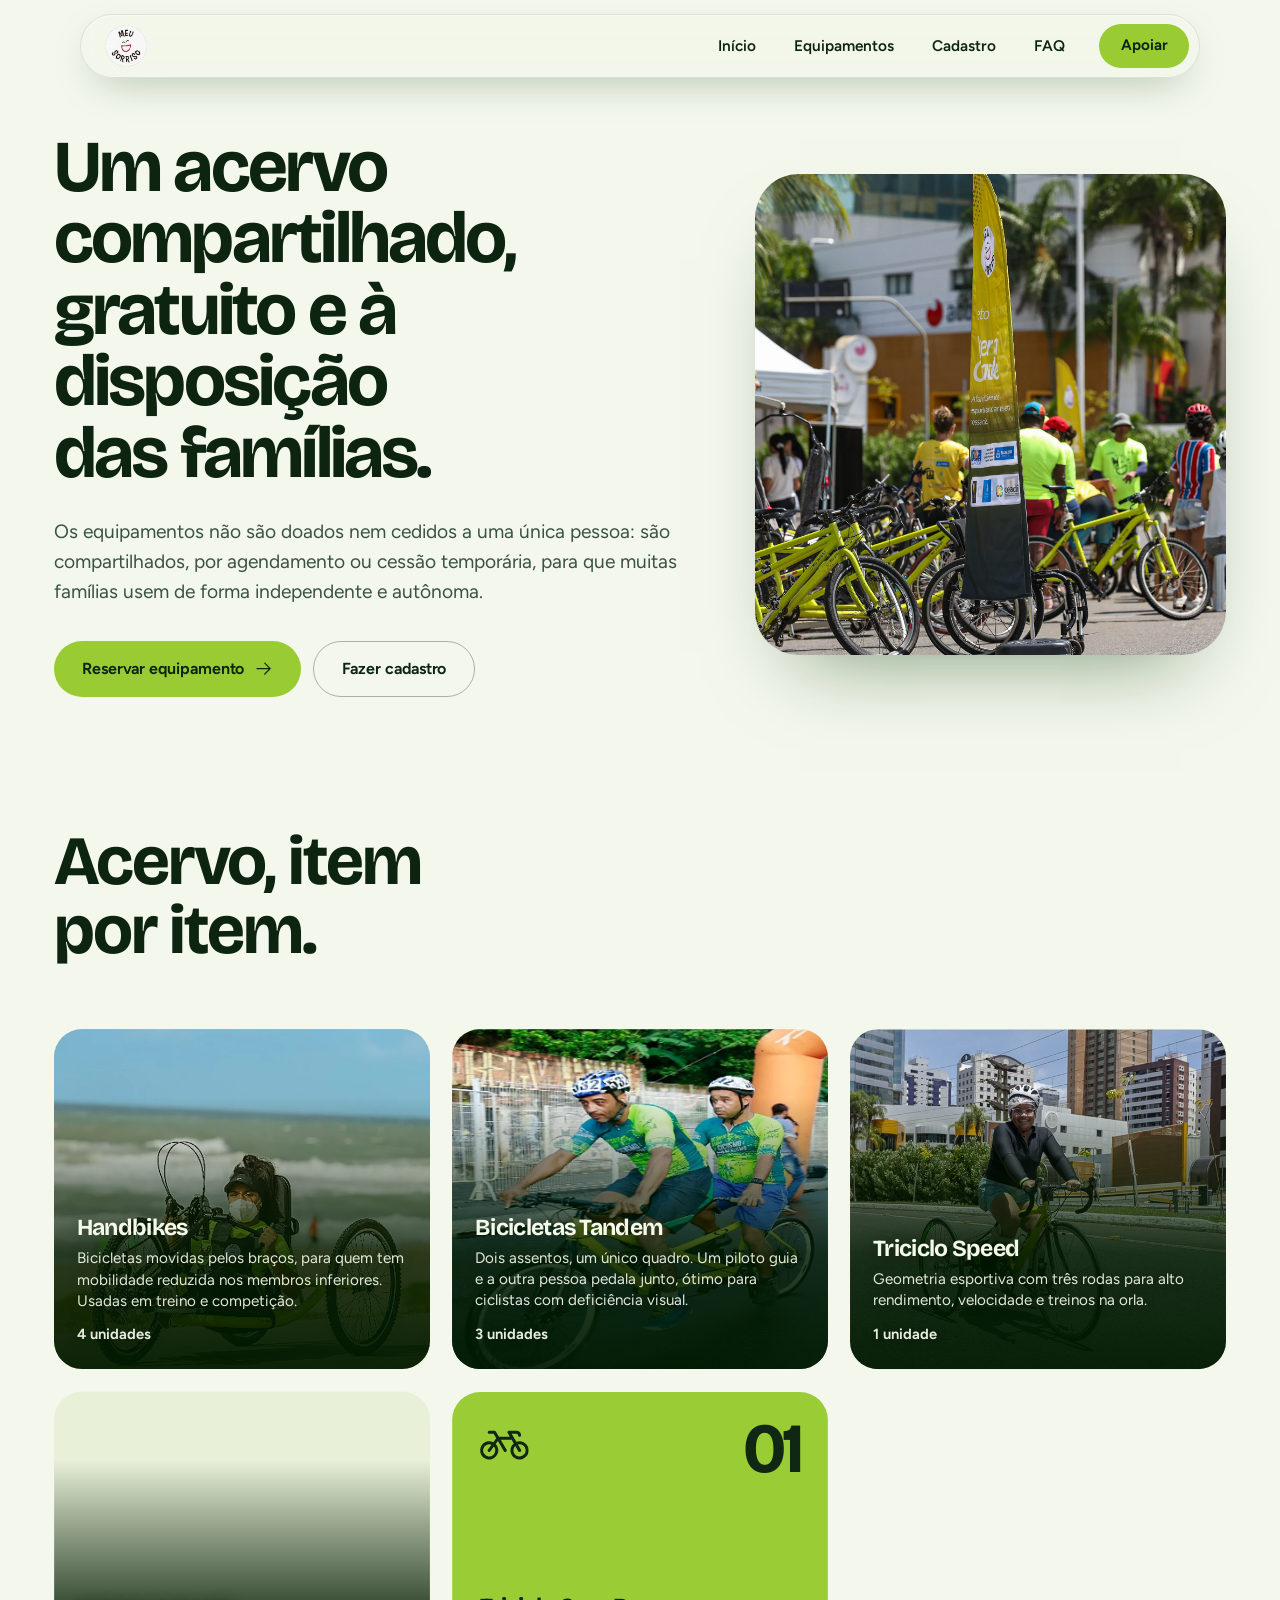
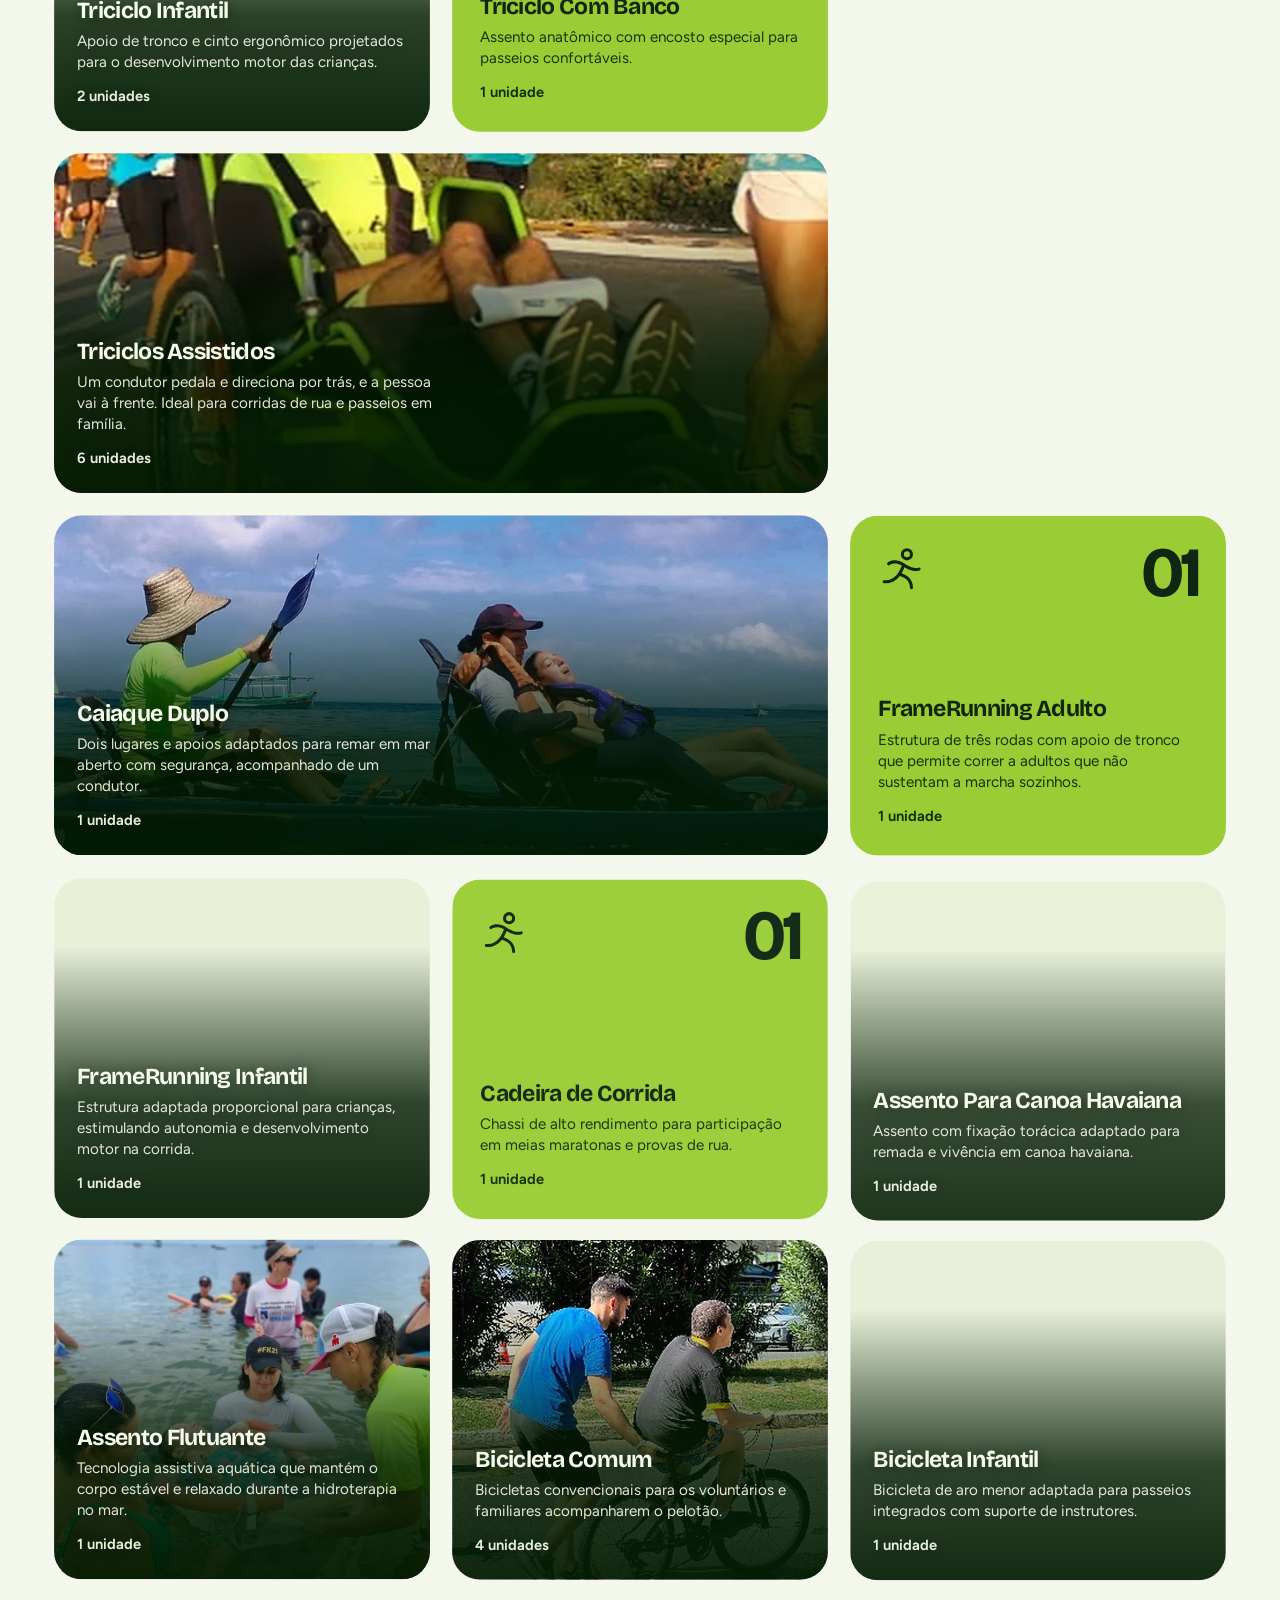
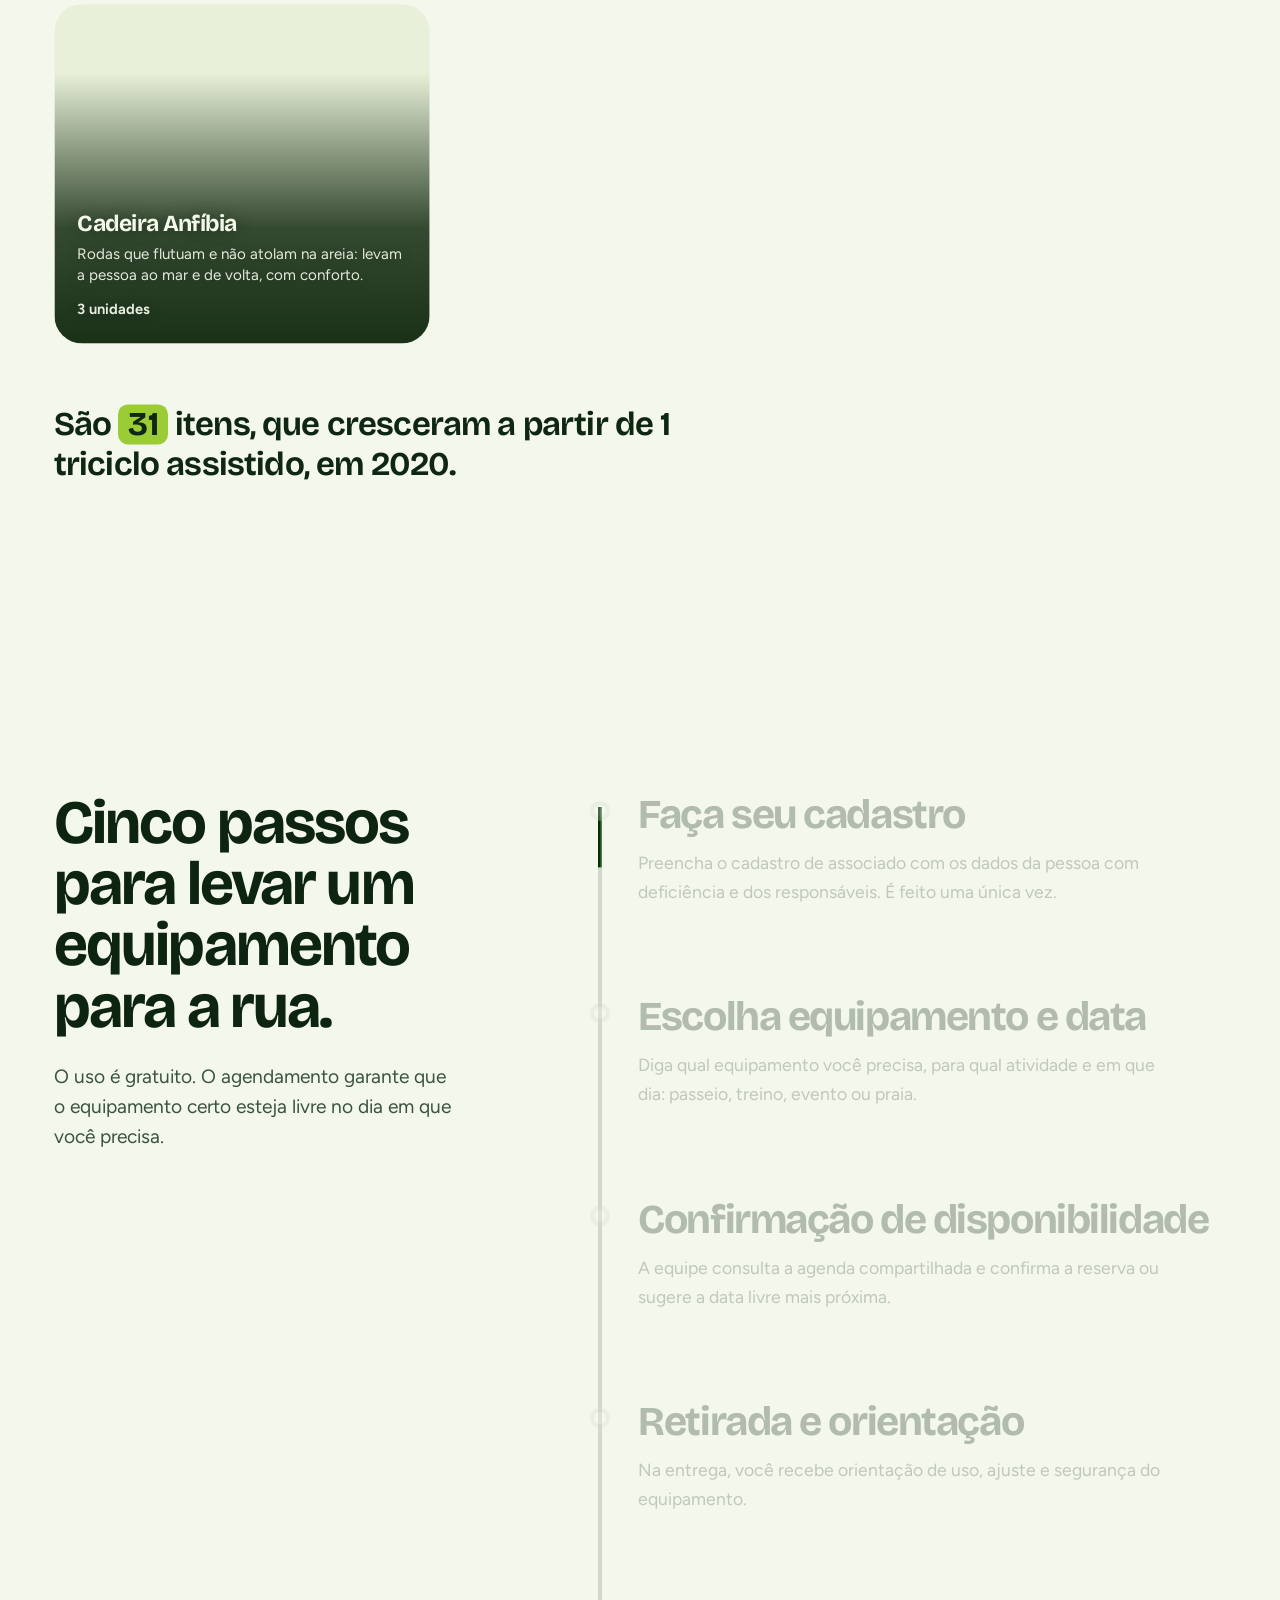
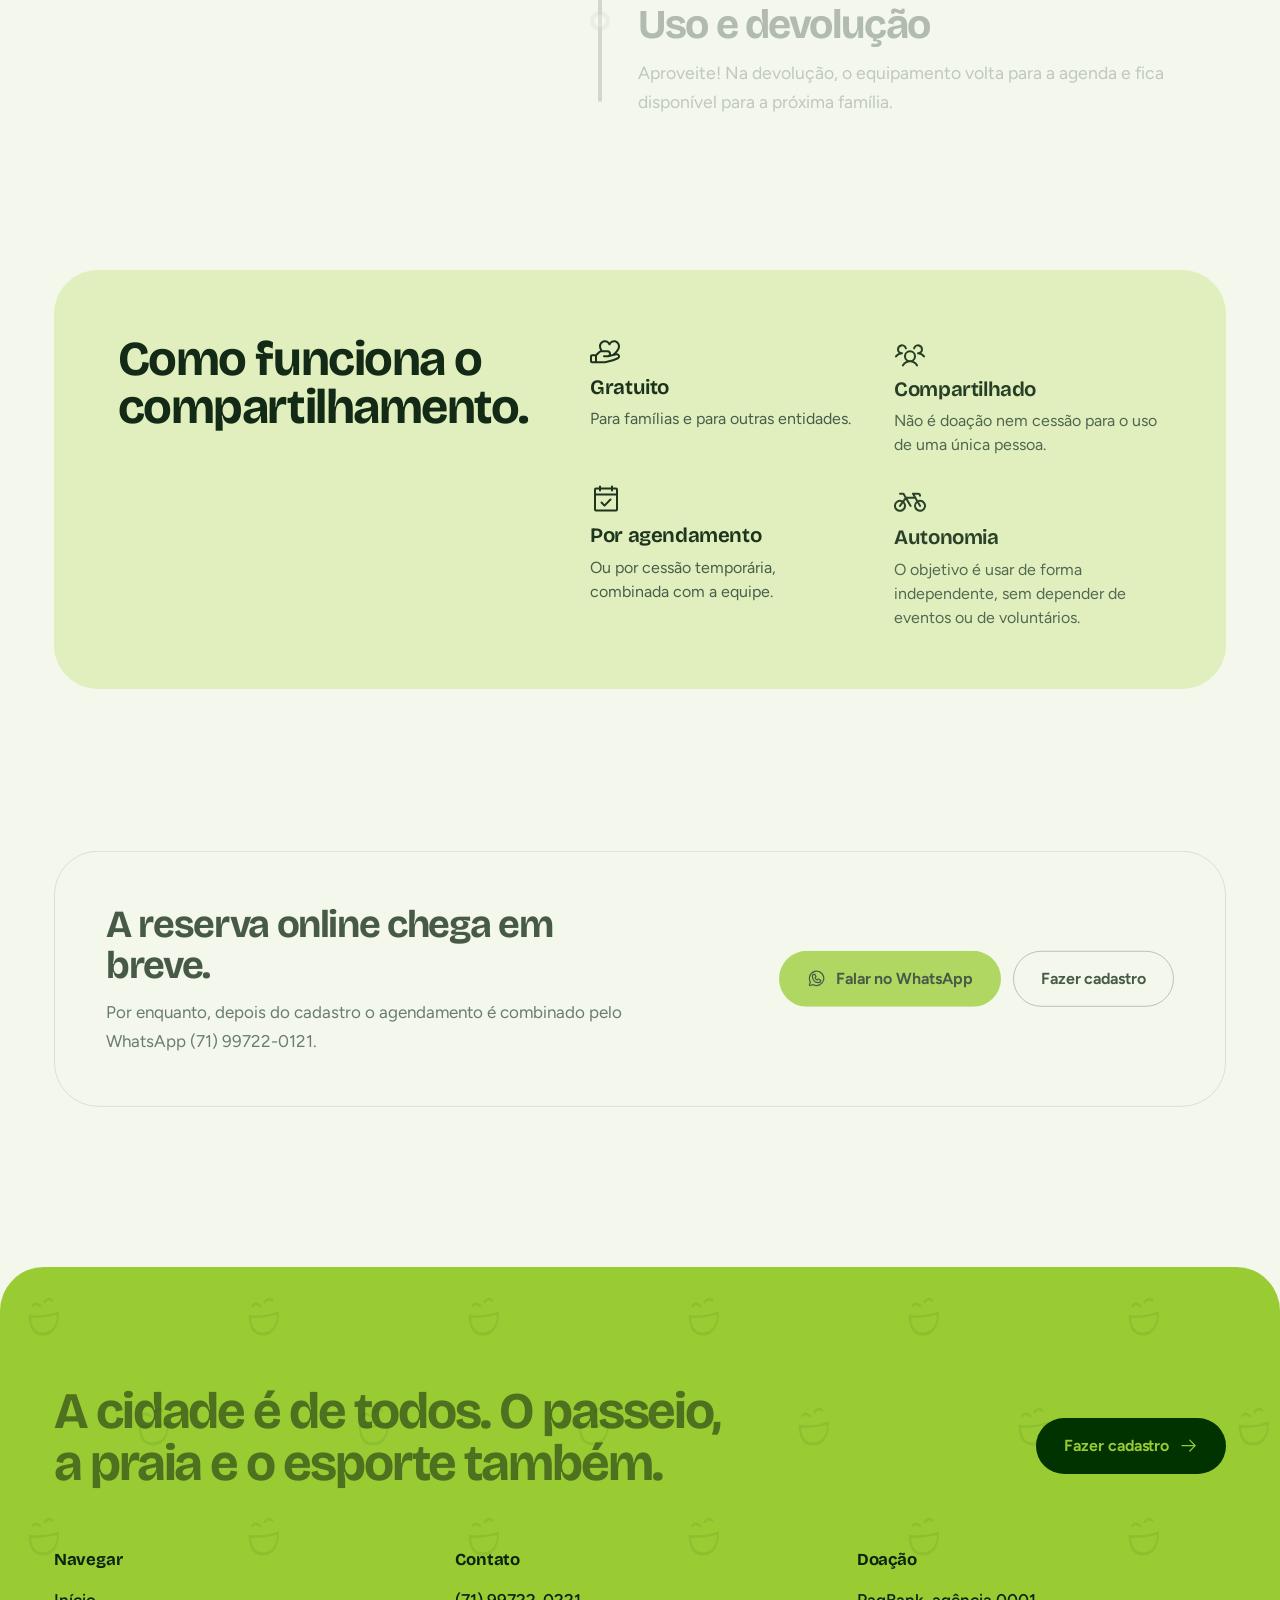
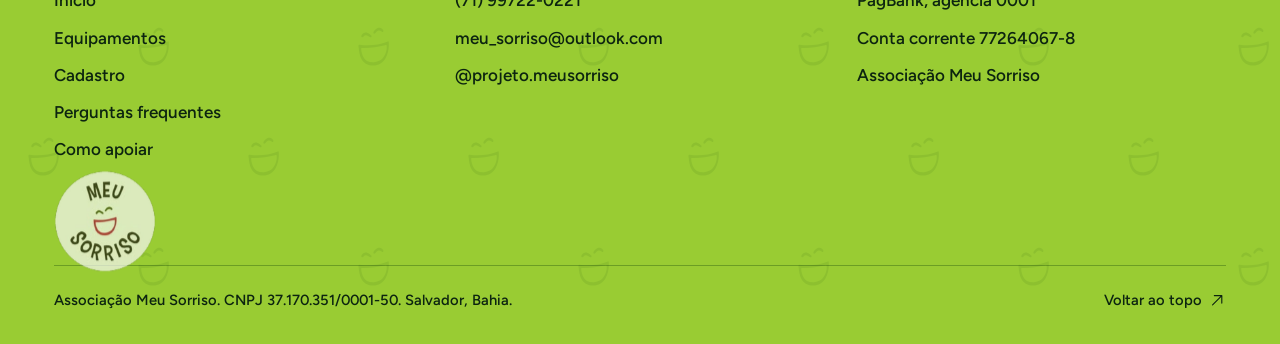
<file: equipamentos.html>
<!doctype html>
<html lang="pt-BR">
<head>
<meta charset="utf-8">
<meta name="viewport" content="width=device-width, initial-scale=1, viewport-fit=cover">
<title>Equipamentos adaptados | Associação Meu Sorriso</title>
<meta name="description" content="Triciclos assistidos, handbikes, tandem, caiaque e cadeiras anfíbias: um acervo compartilhado e gratuito para famílias de pessoas com deficiência em Salvador.">

<meta name="theme-color" content="#F3F7EC" media="(prefers-color-scheme: light)">
<meta name="theme-color" content="#07130A" media="(prefers-color-scheme: dark)">
<meta name="color-scheme" content="light dark">
<link rel="icon" href="favicon.svg" type="image/svg+xml">
<link rel="icon" href="favicon-32.png" sizes="32x32" type="image/png">
<link rel="apple-touch-icon" href="apple-touch-icon.png">
<meta property="og:type" content="website">
<meta property="og:locale" content="pt_BR">
<meta property="og:site_name" content="Associação Meu Sorriso">
<meta property="og:title" content="Equipamentos adaptados | Associação Meu Sorriso">
<meta property="og:description" content="Triciclos assistidos, handbikes, tandem, caiaque e cadeiras anfíbias: um acervo compartilhado e gratuito para famílias de pessoas com deficiência em Salvador.">
<meta property="og:image" content="https://projetomeusorriso.com.br/img/og.jpg">
<meta name="twitter:card" content="summary_large_image">
<link rel="preload" href="fonts/bricolage-latin.woff2" as="font" type="font/woff2" crossorigin>
<link rel="preload" href="fonts/figtree-latin.woff2" as="font" type="font/woff2" crossorigin>
<script>var h=document.documentElement;h.classList.add('js');setTimeout(function(){if(!h.classList.contains('ready'))h.classList.add('no-anim')},4000)</script>
<link rel="stylesheet" href="css/styles.css?v=5d241fe4">
</head>
<body class="page-equip">
<a class="skip" href="#main">Pular para o conteúdo</a>
<svg width="0" height="0" style="position:absolute" aria-hidden="true" focusable="false"><defs><symbol id="lg-mark" viewBox="0 0 132 164"><path style="fill:var(--lg-r)" d="M87.68 141.03 C80.12 144.31 72.82 146.28 65.98 146.96 C56.55 147.9 47.76 146.45 39.83 142.45 C25.81 135.37 15.19 116.69 13.25 92.34 C12.86 87.49 14.46 86.9 18.8 87.29 C49.01 88.52 83.68 82.36 113.18 75.72 C118.23 74.33 119.48 75.9 119.65 80.09 C121.23 101.6 109.14 131.69 87.68 141.03 M127.91 62.04 C127.59 59.84 126.95 59.08 124.61 59.95 C84.38 74.93 48.39 79.09 5.99 73.69 C2.7 73.26 1.65 75.27 1.86 77.5 C4.32 104.11 7.37 138.56 32.49 152.67 C44.79 159.55 58.01 162.07 70.74 160.4 C127.25 152.98 130.56 80.38 127.91 62.04"/><path style="fill:var(--lg-g)" d="M54.58 34.77 C52.82 32.58 41.38 21.99 31.17 22.52 C18.89 23.15 15.1 33.17 14.39 35.34 C14.02 36.43 12.95 40.39 15.61 42.47 C17.37 43.85 21.35 43.27 22.6 40.57 C22.83 40.1 25.3 34.53 32.97 34.07 C37.14 33.83 43.71 37.54 47.16 40.42 C48.12 41.21 53.35 44.64 55.57 42.06 C58.21 39 54.94 35.15 54.58 34.77"/><path style="fill:var(--lg-g)" d="M65.21 20.15 C66.47 17.64 75.44 4.91 85.55 3.29 C97.69 1.33 103.48 10.34 104.62 12.31 C105.22 13.3 107.09 16.95 104.92 19.54 C103.5 21.26 99.48 21.53 97.69 19.15 C97.38 18.73 93.79 13.81 86.19 14.97 C82.06 15.59 76.42 20.6 73.64 24.13 C72.88 25.11 68.47 29.56 65.77 27.5 C62.54 25.05 64.94 20.61 65.21 20.15"/></symbol><symbol id="lg-stack" viewBox="0 0 170 187"><path style="fill:var(--lg-r)" d="M95.29 117.28 C92.2 118.62 89.21 119.43 86.42 119.71 C82.56 120.09 78.97 119.5 75.72 117.86 C69.99 114.97 65.65 107.34 64.86 97.38 C64.7 95.4 65.35 95.15 67.13 95.31 C79.48 95.82 93.65 93.3 105.71 90.58 C107.77 90.02 108.28 90.66 108.35 92.37 C109 101.17 104.06 113.46 95.29 117.28 M111.73 84.99 C111.6 84.09 111.34 83.78 110.39 84.14 C93.94 90.26 79.22 91.96 61.89 89.75 C60.54 89.58 60.12 90.4 60.2 91.31 C61.21 102.19 62.45 116.28 72.73 122.04 C77.75 124.86 83.16 125.89 88.36 125.2 C111.46 122.17 112.82 92.49 111.73 84.99"/><path style="fill:var(--lg-g)" d="M81.75 73.84 C81.04 72.95 76.36 68.62 72.18 68.84 C67.16 69.09 65.62 73.19 65.33 74.08 C65.17 74.52 64.74 76.14 65.82 76.99 C66.54 77.56 68.17 77.32 68.68 76.22 C68.77 76.02 69.78 73.75 72.92 73.56 C74.63 73.46 77.31 74.98 78.72 76.15 C79.11 76.48 81.25 77.88 82.16 76.82 C83.24 75.57 81.9 74 81.75 73.84"/><path style="fill:var(--lg-g)" d="M86.1 67.87 C86.62 66.84 90.28 61.64 94.41 60.97 C99.38 60.18 101.75 63.86 102.21 64.66 C102.45 65.07 103.22 66.56 102.33 67.62 C101.75 68.32 100.11 68.43 99.38 67.46 C99.25 67.29 97.78 65.27 94.68 65.75 C92.99 66 90.68 68.05 89.55 69.5 C89.24 69.89 87.43 71.71 86.33 70.87 C85.01 69.87 85.99 68.06 86.1 67.87"/><path style="fill:var(--lg-t)" d="M49.82 13.03 L62.4 33.14 L58.97 8.16 L67.11 6.24 L78.58 41 L73.48 42.27 C71.07 34.7 68.18 25.88 64.79 15.8 C65.73 24.51 66.69 32.18 67.65 38.8 L61.85 40.74 C57.83 34.75 54.08 28.47 50.6 21.9 L57.6 45.73 L52.89 47.45 C50.96 40.04 47.87 29.45 43.61 15.68 L49.82 13.03"/><path style="fill:var(--lg-t)" d="M97.03 4.19 L96.82 11.63 C93.49 11.36 90.07 11.19 86.55 11.11 L86.6 20.91 L95.69 21.09 L95.17 26.62 C92.36 26.6 89.68 26.58 87.12 26.55 L87.06 33.39 L96.53 33.34 L96.48 39.45 C91.6 39.26 86.57 39.19 81.4 39.24 C81.81 28.65 81.82 17.16 81.44 4.77 C86.73 4.56 91.93 4.37 97.03 4.19"/><path style="fill:var(--lg-t)" d="M118.27 38.25 C116.32 41.03 113.5 42.31 109.79 42.09 C106.09 41.87 103.71 39.82 102.67 35.94 C101.63 32.06 103.88 23.59 109.39 10.53 L114.58 12.35 C109.27 24.16 106.89 31.18 107.43 33.42 C107.97 35.66 109.69 36.44 112.61 35.78 C115.52 35.11 119.14 27.6 123.45 13.24 L128.57 14.96 C123.64 27.71 120.21 35.48 118.27 38.25"/><path style="fill:var(--lg-t)" d="M37.16 124.55 C38.44 126.29 36.76 128.89 32.14 132.35 L35.77 136.99 C39.94 134.48 42.55 131.48 43.59 128 C44.64 124.51 43.19 121.44 39.24 118.76 C35.29 116.09 31.27 116.21 27.19 119.12 C23.11 122.03 21.41 126 22.11 131.02 C22.81 136.04 22.17 139.08 20.19 140.14 C18.21 141.19 16.39 140.71 14.73 138.69 C13.08 136.68 14.17 134.09 18 130.93 L14.95 127.16 C8.71 131.4 6.65 135.56 8.76 139.64 C10.88 143.71 13.63 145.82 17.01 145.98 C20.39 146.13 23.02 145.4 24.88 143.77 C26.75 142.14 27.62 139.87 27.5 136.96 C27.39 134.05 27.41 131.28 27.56 128.65 C27.71 126.01 29.03 124.23 31.51 123.31 C34 122.39 35.88 122.8 37.16 124.55"/><path style="fill:var(--lg-t)" d="M48.07 155.71 C45.79 158.19 43.36 159.23 40.78 158.82 C38.19 158.41 36.69 157.18 36.27 155.1 C35.84 153.02 36.55 150.61 38.37 147.86 C40.2 145.11 42.62 143.66 45.64 143.51 C48.66 143.37 50.38 144.75 50.83 147.65 C51.28 150.55 50.36 153.24 48.07 155.71 M56.51 145.38 C55.66 140.83 53.02 138.13 48.61 137.28 C44.2 136.43 40.09 138.14 36.28 142.4 C32.46 146.66 30.52 151.05 30.46 155.59 C30.4 160.12 32.79 163.01 37.63 164.25 C42.47 165.49 47.04 163.79 51.34 159.16 C55.64 154.53 57.36 149.94 56.51 145.38"/><path style="fill:var(--lg-t)" d="M69.55 160.85 C67.35 161.71 65.01 161.92 62.52 161.5 C63.48 158.25 64.6 154.55 65.87 150.38 C70.76 151.04 73.23 152.7 73.28 155.36 C73.33 158.03 72.09 159.86 69.55 160.85 M62.27 143.16 C59.5 154.09 56.75 164.72 54.02 175.05 L58.44 176.31 C58.89 174.26 59.8 170.89 61.14 166.22 L64.26 166.77 C65.12 169.91 65.56 174.8 65.57 181.42 L71.67 181.9 C70.38 174.26 69.36 169.23 68.61 166.8 C72.72 165.66 75.56 163.39 77.11 159.99 C78.66 156.59 78.43 153.22 76.43 149.88 C74.43 146.55 69.71 144.3 62.27 143.16"/><path style="fill:var(--lg-t)" d="M90.05 165.7 C89.76 162.32 89.46 158.47 89.13 154.12 C93.91 152.96 96.82 153.6 97.84 156.07 C98.86 158.53 98.36 160.69 96.36 162.53 C94.63 164.13 92.52 165.19 90.05 165.7 M103.09 158.98 C103.29 155.25 101.86 152.2 98.78 149.82 C95.7 147.44 90.48 147.07 83.14 148.7 C84.54 159.89 85.84 170.79 87.06 181.41 L91.63 180.98 C91.31 178.9 90.93 175.43 90.48 170.6 L93.58 169.97 C95.53 172.59 97.72 176.98 100.14 183.14 L105.99 181.37 C102.01 174.72 99.23 170.41 97.65 168.42 C101.06 165.86 102.88 162.71 103.09 158.98"/><path style="fill:var(--lg-t)" d="M106.07 146.05 C110.74 157.16 114.54 166.98 117.48 175.51 L122.79 173.24 C118.48 162.88 114.68 153.05 111.4 143.78 L106.07 146.05"/><path style="fill:var(--lg-t)" d="M137.56 147.49 C134.67 147.81 131.9 147.98 129.27 148.02 C126.63 148.05 124.76 146.86 123.67 144.45 C122.57 142.03 122.85 140.13 124.5 138.73 C126.15 137.33 128.87 138.82 132.64 143.19 L137.01 139.24 C134.21 135.26 131.04 132.87 127.49 132.07 C123.94 131.27 120.97 132.93 118.59 137.06 C116.2 141.19 116.6 145.19 119.79 149.06 C122.98 152.93 127.06 154.33 132.02 153.29 C136.98 152.23 140.06 152.66 141.25 154.56 C142.44 156.46 142.09 158.31 140.19 160.1 C138.3 161.9 135.64 161 132.22 157.39 L128.67 160.7 C133.35 166.63 137.64 168.39 141.55 166 C145.47 163.6 147.38 160.71 147.3 157.32 C147.22 153.94 146.3 151.37 144.54 149.62 C142.78 147.88 140.46 147.17 137.56 147.49"/><path style="fill:var(--lg-t)" d="M158.38 132.82 C158.15 135.42 157.02 137.01 154.98 137.57 C152.94 138.13 150.48 137.6 147.61 135.97 C144.74 134.34 143.13 132.02 142.77 129.02 C142.42 126.02 143.67 124.2 146.54 123.55 C149.4 122.91 152.15 123.64 154.78 125.75 C157.41 127.85 158.61 130.21 158.38 132.82 M157.99 122.26 C153.07 118.29 148.37 116.88 143.89 118.05 C139.4 119.21 136.89 122.02 136.35 126.48 C135.8 130.94 137.79 134.92 142.31 138.43 C146.82 141.95 151.34 143.58 155.87 143.32 C160.4 143.07 163.11 140.49 164.01 135.58 C164.91 130.67 162.91 126.23 157.99 122.26"/></symbol><symbol id="lg-wide" viewBox="0 0 396 86"><path style="fill:var(--lg-r)" d="M46.28 72.52 C42.6 74.12 39.04 75.08 35.71 75.41 C31.12 75.87 26.84 75.16 22.97 73.21 C16.14 69.76 10.97 60.66 10.03 48.81 C9.84 46.44 10.62 46.15 12.73 46.34 C27.45 46.94 44.33 43.94 58.7 40.71 C61.15 40.03 61.77 40.8 61.85 42.84 C62.62 53.32 56.73 67.97 46.28 72.52 M65.88 34.05 C65.72 32.97 65.4 32.6 64.27 33.03 C44.67 40.33 27.14 42.35 6.49 39.72 C4.89 39.51 4.38 40.49 4.48 41.57 C5.68 54.54 7.16 71.32 19.4 78.19 C25.39 81.54 31.83 82.77 38.03 81.95 C65.55 78.34 67.16 42.98 65.88 34.05"/><path style="fill:var(--lg-g)" d="M30.16 20.76 C29.3 19.7 23.73 14.54 18.75 14.8 C12.77 15.11 10.93 19.98 10.59 21.04 C10.4 21.57 9.88 23.5 11.18 24.52 C12.03 25.19 13.97 24.91 14.58 23.59 C14.69 23.36 15.9 20.65 19.63 20.43 C21.66 20.31 24.86 22.12 26.54 23.51 C27.01 23.9 29.56 25.57 30.64 24.32 C31.93 22.82 30.33 20.95 30.16 20.76"/><path style="fill:var(--lg-g)" d="M35.34 13.65 C35.95 12.42 40.32 6.22 45.24 5.43 C51.15 4.48 53.98 8.87 54.53 9.83 C54.82 10.31 55.73 12.08 54.68 13.35 C53.99 14.18 52.03 14.31 51.16 13.16 C51 12.95 49.26 10.55 45.56 11.12 C43.54 11.42 40.8 13.86 39.44 15.58 C39.07 16.06 36.92 18.22 35.61 17.22 C34.03 16.03 35.2 13.87 35.34 13.65"/><path style="fill:var(--lg-t)" d="M99.46 34.7 L107.25 61.86 L111.53 32.13 L121.49 32.61 L123.18 76.19 L116.92 75.97 C116.66 66.51 116.24 55.45 115.68 42.8 C113.89 53.08 112.46 62.18 111.39 70.07 L104.11 70.38 C101.48 62.2 99.25 53.78 97.43 45.11 L97.6 74.7 L91.65 75.12 C91.87 66 91.82 52.86 91.48 35.69 L99.46 34.7"/><path style="fill:var(--lg-t)" d="M147.01 36.22 L146.84 45.08 C142.88 44.8 138.8 44.63 134.6 44.57 L134.77 56.25 L145.6 56.36 L145.04 62.96 L135.45 62.96 L135.45 71.12 L146.73 70.95 L146.73 78.23 C140.92 78.06 134.93 78.03 128.76 78.14 C129.14 65.52 129.03 51.83 128.45 37.07 C134.75 36.77 140.94 36.49 147.01 36.22"/><path style="fill:var(--lg-t)" d="M174.66 68.31 C173.69 72.23 171.1 74.86 166.89 76.21 C162.68 77.55 159.16 76.29 156.34 72.43 C153.52 68.56 152.37 58.19 152.9 41.3 L159.44 41.1 C158.62 56.51 158.98 65.33 160.54 67.59 C162.1 69.85 164.36 69.98 167.31 67.99 C170.27 65.99 171.06 56.09 169.68 38.28 L176.11 38 C176.11 54.29 175.63 64.39 174.66 68.31"/><path style="fill:var(--lg-t)" d="M200.4 63.95 L206.16 63.42 C206.76 69.3 208.61 72.09 211.7 71.78 C214.79 71.47 216.47 69.98 216.74 67.32 C217 64.66 214.41 62.02 208.96 59.4 C203.52 56.77 200.7 52.48 200.52 46.51 C200.33 40.53 202.86 36.47 208.12 34.32 C213.37 32.17 217.38 32.76 220.15 36.1 C222.91 39.43 224.16 44 223.9 49.79 L216.9 50.33 C216.53 43.46 215.05 40.09 212.48 40.2 C209.9 40.31 208.25 41.91 207.53 44.98 C206.8 48.06 207.69 50.54 210.21 52.43 C212.72 54.32 215.45 56.17 218.41 57.97 C221.38 59.78 223.05 62.14 223.43 65.07 C223.82 67.99 222.82 71.08 220.43 74.33 C218.04 77.59 214.13 78.92 208.7 78.33 C203.26 77.73 200.5 72.94 200.4 63.95"/><path style="fill:var(--lg-t)" d="M244.31 66.25 C247.08 64.83 248.7 62.13 249.16 58.14 C249.62 54.15 248.62 50.92 246.15 48.44 C243.69 45.95 241.06 45.84 238.26 48.1 C235.45 50.36 234.14 53.45 234.31 57.38 C234.48 61.31 235.49 64.13 237.35 65.83 C239.22 67.53 241.53 67.67 244.31 66.25 M245.08 73.68 C239.55 75.88 235.23 74.78 232.11 70.37 C228.98 65.96 227.77 60.36 228.45 53.58 C229.14 46.81 231.9 42.28 236.75 40 C241.59 37.73 246.02 38.48 250.03 42.27 C254.05 46.06 255.61 51.69 254.72 59.17 C253.82 66.65 250.61 71.48 245.08 73.68"/><path style="fill:var(--lg-t)" d="M277.43 39.26 C280.82 42.42 282.18 46.21 281.51 50.61 C280.84 55.01 278.34 58.54 273.99 61.19 C275.65 63.73 278.46 69.16 282.43 77.49 L275.29 78.93 C273.11 71.35 271.01 65.9 269 62.57 L263.67 63.13 L263.87 57.21 C267.46 57.08 270.55 56.03 273.13 54.07 C275.72 52.1 276.55 49.6 275.62 46.56 C274.68 43.52 271.31 42.43 265.5 43.28 C265.18 59.94 265.16 70.65 265.45 75.4 L259.97 75.4 C259.73 62.67 259.41 49.59 259.01 36.17 C267.91 35.06 274.05 36.09 277.43 39.26"/><path style="fill:var(--lg-t)" d="M308.46 39.26 C311.84 42.42 313.2 46.21 312.53 50.61 C311.86 55.01 309.36 58.54 305.01 61.19 C306.67 63.73 309.48 69.16 313.45 77.49 L306.31 78.93 C304.13 71.35 302.03 65.9 300.02 62.57 L294.69 63.13 L294.89 57.21 C298.48 57.08 301.57 56.03 304.15 54.07 C306.74 52.1 307.57 49.6 306.64 46.56 C305.71 43.52 302.33 42.43 296.52 43.28 C296.2 59.94 296.18 70.65 296.47 75.4 L290.99 75.4 C290.75 62.67 290.43 49.59 290.03 36.17 C298.93 35.06 305.07 36.09 308.46 39.26"/><path style="fill:var(--lg-t)" d="M328.39 37.15 C327.98 48.87 327.9 61.41 328.17 74.78 L321.29 74.98 C321.75 64.24 321.82 51.7 321.48 37.35 L328.39 37.15"/><path style="fill:var(--lg-t)" d="M336.37 63.95 L342.13 63.42 C342.73 69.3 344.58 72.09 347.67 71.78 C350.76 71.47 352.44 69.98 352.7 67.32 C352.97 64.66 350.38 62.02 344.93 59.4 C339.49 56.77 336.67 52.48 336.48 46.51 C336.3 40.53 338.83 36.47 344.09 34.32 C349.34 32.17 353.35 32.76 356.12 36.1 C358.88 39.43 360.13 44 359.87 49.79 L352.88 50.33 C352.5 43.46 351.02 40.09 348.45 40.2 C345.87 40.31 344.22 41.91 343.5 44.98 C342.77 48.06 343.66 50.54 346.17 52.43 C348.69 54.32 351.42 56.17 354.38 57.97 C357.35 59.78 359.02 62.14 359.4 65.07 C359.79 67.99 358.79 71.08 356.4 74.33 C354.01 77.59 350.1 78.92 344.67 78.33 C339.23 77.73 336.47 72.94 336.37 63.95"/><path style="fill:var(--lg-t)" d="M380.16 66.25 C382.94 64.83 384.55 62.13 385.02 58.14 C385.48 54.15 384.48 50.92 382.01 48.44 C379.55 45.95 376.91 45.84 374.11 48.1 C371.31 50.36 369.99 53.45 370.16 57.38 C370.33 61.31 371.35 64.13 373.21 65.83 C375.07 67.53 377.39 67.67 380.16 66.25 M380.94 73.68 C375.41 75.88 371.08 74.78 367.96 70.37 C364.84 65.96 363.62 60.36 364.31 53.58 C365 46.81 367.76 42.28 372.6 40 C377.45 37.73 381.87 38.48 385.89 42.27 C389.9 46.06 391.47 51.69 390.57 59.17 C389.68 66.65 386.47 71.48 380.94 73.68"/></symbol><symbol id="i-arrow-right" viewBox="0 0 256 256"><path d="M221.66,133.66l-72,72a8,8,0,0,1-11.32-11.32L196.69,136H40a8,8,0,0,1,0-16H196.69L138.34,61.66a8,8,0,0,1,11.32-11.32l72,72A8,8,0,0,1,221.66,133.66Z"/></symbol><symbol id="i-arrow-up-right" viewBox="0 0 256 256"><path d="M200,64V168a8,8,0,0,1-16,0V83.31L69.66,197.66a8,8,0,0,1-11.32-11.32L172.69,72H88a8,8,0,0,1,0-16H192A8,8,0,0,1,200,64Z"/></symbol><symbol id="i-bicycle" viewBox="0 0 256 256"><path d="M208,112a47.81,47.81,0,0,0-16.93,3.09L165.93,72H192a8,8,0,0,1,8,8,8,8,0,0,0,16,0,24,24,0,0,0-24-24H152a8,8,0,0,0-6.91,12l11.65,20H99.26L82.91,60A8,8,0,0,0,76,56H48a8,8,0,0,0,0,16H71.41L85.12,95.51,69.41,117.06a48.13,48.13,0,1,0,12.92,9.44l11.59-15.9L125.09,164A8,8,0,1,0,138.91,156l-30.32-52h57.48l11.19,19.17A48,48,0,1,0,208,112ZM80,160a32,32,0,1,1-20.21-29.74l-18.25,25a8,8,0,1,0,12.92,9.42l18.25-25A31.88,31.88,0,0,1,80,160Zm128,32a32,32,0,0,1-22.51-54.72L201.09,164A8,8,0,1,0,214.91,156L199.3,129.21A32,32,0,1,1,208,192Z"/></symbol><symbol id="i-calendar-check" viewBox="0 0 256 256"><path d="M208,32H184V24a8,8,0,0,0-16,0v8H88V24a8,8,0,0,0-16,0v8H48A16,16,0,0,0,32,48V208a16,16,0,0,0,16,16H208a16,16,0,0,0,16-16V48A16,16,0,0,0,208,32ZM72,48v8a8,8,0,0,0,16,0V48h80v8a8,8,0,0,0,16,0V48h24V80H48V48ZM208,208H48V96H208V208Zm-38.34-85.66a8,8,0,0,1,0,11.32l-48,48a8,8,0,0,1-11.32,0l-24-24a8,8,0,0,1,11.32-11.32L116,164.69l42.34-42.35A8,8,0,0,1,169.66,122.34Z"/></symbol><symbol id="i-crane" viewBox="0 0 256 256"><path d="M228.12,17.14a8,8,0,0,0-7.88-.2L102,80H32A16,16,0,0,0,16,96V200a16,16,0,0,0,16,16h88a16,16,0,0,0,16-16V168a7.81,7.81,0,0,0-.34-2.3L113.54,92,216,37.33V160H200v-8a8,8,0,0,0-16,0v8a16,16,0,0,0,16,16h16a16,16,0,0,0,16-16V24A8,8,0,0,0,228.12,17.14ZM98.05,96l19.2,64H64V96ZM48,96v64H32V96ZM32,200h0V176h88v24Z"/></symbol><symbol id="i-envelope-simple" viewBox="0 0 256 256"><path d="M224,48H32a8,8,0,0,0-8,8V192a16,16,0,0,0,16,16H216a16,16,0,0,0,16-16V56A8,8,0,0,0,224,48ZM203.43,64,128,133.15,52.57,64ZM216,192H40V74.19l82.59,75.71a8,8,0,0,0,10.82,0L216,74.19V192Z"/></symbol><symbol id="i-hand-heart" viewBox="0 0 256 256"><path d="M230.33,141.06a24.34,24.34,0,0,0-18.61-4.77C230.5,117.33,240,98.48,240,80c0-26.47-21.29-48-47.46-48A47.58,47.58,0,0,0,156,48.75,47.58,47.58,0,0,0,119.46,32C93.29,32,72,53.53,72,80c0,11,3.24,21.69,10.06,33a31.87,31.87,0,0,0-14.75,8.4L44.69,144H16A16,16,0,0,0,0,160v40a16,16,0,0,0,16,16H120a7.93,7.93,0,0,0,1.94-.24l64-16a6.94,6.94,0,0,0,1.19-.4L226,182.82l.44-.2a24.6,24.6,0,0,0,3.93-41.56ZM119.46,48A31.15,31.15,0,0,1,148.6,67a8,8,0,0,0,14.8,0,31.15,31.15,0,0,1,29.14-19C209.59,48,224,62.65,224,80c0,19.51-15.79,41.58-45.66,63.9l-11.09,2.55A28,28,0,0,0,140,112H100.68C92.05,100.36,88,90.12,88,80,88,62.65,102.41,48,119.46,48ZM16,160H40v40H16Zm203.43,8.21-38,16.18L119,200H56V155.31l22.63-22.62A15.86,15.86,0,0,1,89.94,128H140a12,12,0,0,1,0,24H112a8,8,0,0,0,0,16h32a8.32,8.32,0,0,0,1.79-.2l67-15.41.31-.08a8.6,8.6,0,0,1,6.3,15.9Z"/></symbol><symbol id="i-list" viewBox="0 0 256 256"><path d="M224,128a8,8,0,0,1-8,8H40a8,8,0,0,1,0-16H216A8,8,0,0,1,224,128ZM40,72H216a8,8,0,0,0,0-16H40a8,8,0,0,0,0,16ZM216,184H40a8,8,0,0,0,0,16H216a8,8,0,0,0,0-16Z"/></symbol><symbol id="i-person-simple-run" viewBox="0 0 256 256"><path d="M152,88a32,32,0,1,0-32-32A32,32,0,0,0,152,88Zm0-48a16,16,0,1,1-16,16A16,16,0,0,1,152,40Zm67.31,100.68c-.61.28-7.49,3.28-19.67,3.28-13.85,0-34.55-3.88-60.69-20a169.31,169.31,0,0,1-15.41,32.34,104.29,104.29,0,0,1,31.31,15.81C173.92,186.65,184,207.35,184,232a8,8,0,0,1-16,0c0-41.7-34.69-56.71-54.14-61.85-.55.7-1.12,1.41-1.69,2.1-19.64,23.8-44.25,36.18-71.63,36.18A92.29,92.29,0,0,1,31.2,208,8,8,0,0,1,32.8,192c25.92,2.58,48.47-7.49,67-30,12.49-15.14,21-33.61,25.25-47C86.13,92.35,61.27,111.63,61,111.84A8,8,0,1,1,51,99.36c1.5-1.2,37.22-29,89.51,6.57,45.47,30.91,71.93,20.31,72.18,20.19a8,8,0,1,1,6.63,14.56Z"/></symbol><symbol id="i-truck" viewBox="0 0 256 256"><path d="M255.42,117l-14-35A15.93,15.93,0,0,0,226.58,72H192V64a8,8,0,0,0-8-8H32A16,16,0,0,0,16,72V184a16,16,0,0,0,16,16H49a32,32,0,0,0,62,0h50a32,32,0,0,0,62,0h17a16,16,0,0,0,16-16V120A7.94,7.94,0,0,0,255.42,117ZM192,88h34.58l9.6,24H192ZM32,72H176v64H32ZM80,208a16,16,0,1,1,16-16A16,16,0,0,1,80,208Zm81-24H111a32,32,0,0,0-62,0H32V152H176v12.31A32.11,32.11,0,0,0,161,184Zm31,24a16,16,0,1,1,16-16A16,16,0,0,1,192,208Zm48-24H223a32.06,32.06,0,0,0-31-24V128h48Z"/></symbol><symbol id="i-users-three" viewBox="0 0 256 256"><path d="M244.8,150.4a8,8,0,0,1-11.2-1.6A51.6,51.6,0,0,0,192,128a8,8,0,0,1-7.37-4.89,8,8,0,0,1,0-6.22A8,8,0,0,1,192,112a24,24,0,1,0-23.24-30,8,8,0,1,1-15.5-4A40,40,0,1,1,219,117.51a67.94,67.94,0,0,1,27.43,21.68A8,8,0,0,1,244.8,150.4ZM190.92,212a8,8,0,1,1-13.84,8,57,57,0,0,0-98.16,0,8,8,0,1,1-13.84-8,72.06,72.06,0,0,1,33.74-29.92,48,48,0,1,1,58.36,0A72.06,72.06,0,0,1,190.92,212ZM128,176a32,32,0,1,0-32-32A32,32,0,0,0,128,176ZM72,120a8,8,0,0,0-8-8A24,24,0,1,1,87.24,82a8,8,0,1,0,15.5-4A40,40,0,1,0,37,117.51,67.94,67.94,0,0,0,9.6,139.19a8,8,0,1,0,12.8,9.61A51.6,51.6,0,0,1,64,128,8,8,0,0,0,72,120Z"/></symbol><symbol id="i-whatsapp-logo" viewBox="0 0 256 256"><path d="M187.58,144.84l-32-16a8,8,0,0,0-8,.5l-14.69,9.8a40.55,40.55,0,0,1-16-16l9.8-14.69a8,8,0,0,0,.5-8l-16-32A8,8,0,0,0,104,64a40,40,0,0,0-40,40,88.1,88.1,0,0,0,88,88,40,40,0,0,0,40-40A8,8,0,0,0,187.58,144.84ZM152,176a72.08,72.08,0,0,1-72-72A24,24,0,0,1,99.29,80.46l11.48,23L101,118a8,8,0,0,0-.73,7.51,56.47,56.47,0,0,0,30.15,30.15A8,8,0,0,0,138,155l14.61-9.74,23,11.48A24,24,0,0,1,152,176ZM128,24A104,104,0,0,0,36.18,176.88L24.83,210.93a16,16,0,0,0,20.24,20.24l34.05-11.35A104,104,0,1,0,128,24Zm0,192a87.87,87.87,0,0,1-44.06-11.81,8,8,0,0,0-6.54-.67L40,216,52.47,178.6a8,8,0,0,0-.66-6.54A88,88,0,1,1,128,216Z"/></symbol><symbol id="i-x" viewBox="0 0 256 256"><path d="M205.66,194.34a8,8,0,0,1-11.32,11.32L128,139.31,61.66,205.66a8,8,0,0,1-11.32-11.32L116.69,128,50.34,61.66A8,8,0,0,1,61.66,50.34L128,116.69l66.34-66.35a8,8,0,0,1,11.32,11.32L139.31,128Z"/></symbol></defs></svg>
<header class="nav" data-nav>
  <div class="nav__bar">
    <a class="nav__brand" href="index.html" aria-label="Meu Sorriso, página inicial">
      <img src="img/logo-meu-sorriso.webp" alt="Logotipo Associação Meu Sorriso" width="48" height="48" class="brand__logo-img">
    </a>
    <nav class="nav__links" aria-label="Principal">
      <a href="index.html">Início</a>
      <a href="equipamentos.html">Equipamentos</a>
      <a href="cadastro.html">Cadastro</a>
      <a href="index.html#faq">FAQ</a>
    </nav>
    <a class="btn btn--primary btn--sm nav__cta" href="index.html#apoiar" data-magnet>Apoiar</a>
    <button class="nav__toggle" type="button" aria-expanded="false" aria-controls="menu" aria-label="Abrir menu">
      <span class="nav__toggle-open"><svg class="i" aria-hidden="true" focusable="false"><use href="#i-list"/></svg></span><span class="nav__toggle-close"><svg class="i" aria-hidden="true" focusable="false"><use href="#i-x"/></svg></span>
    </button>
  </div>
</header>
<div class="menu" id="menu" aria-hidden="true">
  <nav class="menu__nav" aria-label="Menu">
    <a href="index.html" style="--i:0">Início</a>
    <a href="equipamentos.html" style="--i:1">Equipamentos</a>
    <a href="cadastro.html" style="--i:2">Cadastro</a>
    <a href="index.html#faq" style="--i:3">FAQ</a>
    <a href="index.html#apoiar" style="--i:4">Apoiar</a>
  </nav>
  <div class="menu__foot">
    <a href="https://wa.me/5571997220121" target="_blank" rel="noopener"><svg class="i" aria-hidden="true" focusable="false"><use href="#i-whatsapp-logo"/></svg>(71) 99722-0121</a>
    <a href="mailto:meu_sorriso@outlook.com"><svg class="i" aria-hidden="true" focusable="false"><use href="#i-envelope-simple"/></svg>meu_sorriso@outlook.com</a>
  </div>
</div>

<main id="main">
<!-- =============================== CABEÇALHO =============================== -->
<section class="phead" aria-labelledby="h-equip">
  <div class="wrap phead__grid">
    <div>
      <h1 id="h-equip"><span class="ln"><span data-phead-in>Um acervo compartilhado, gratuito e à disposição das famílias.</span></span></h1>
      <p class="lead" data-phead-fade>Os equipamentos não são doados nem cedidos a uma única pessoa: são compartilhados, por agendamento ou cessão temporária, para que muitas famílias usem de forma independente e autônoma.</p>
      <div class="phead__cta" data-phead-fade>
        <a class="btn btn--primary" href="#reservar" data-magnet>Reservar equipamento <svg class="i" aria-hidden="true" focusable="false"><use href="#i-arrow-right"/></svg></a>
        <a class="btn btn--ghost" href="cadastro.html">Fazer cadastro</a>
      </div>
    </div>
    <div class="phead__media" data-phead-fade><img src="img/VIVER_A_CIDADE-153.webp" width="1040" height="693" alt="Grande grupo de ciclistas de camisa verde-limão, com triciclos e handbikes, ocupa uma avenida." fetchpriority="high" decoding="async" data-parallax-img style="object-position:50% 40%"></div>
  </div>
</section>

<!-- =============================== ACERVO (bento) =============================== -->
<section class="acervo-sec" aria-labelledby="h-acervo">
  <div class="wrap">
    <h2 class="h2" id="h-acervo" data-reveal>Acervo, item por item.</h2>
    <div class="bento bento--acervo" data-bento>
      
      <!-- 1. Handbikes -->
      <article class="cell cell--photo" data-cell>
        <img src="img/eq-handbike.webp" width="781" height="650" alt="Atleta de máscara pilota uma handbike verde na areia da praia." loading="lazy" decoding="async">
        <div class="cell__t">
          <h3>Handbikes</h3>
          <p>Bicicletas movidas pelos braços, para quem tem mobilidade reduzida nos membros inferiores. Usadas em treino e competição.</p>
          <span class="cell__n">4 unidades</span>
        </div>
      </article>

      <!-- 2. Bicicletas Tandem -->
      <article class="cell cell--photo" data-cell>
        <img src="img/eq-tandem.webp" width="846" height="779" alt="Dois ciclistas de camisa verde pedalam juntos numa bicicleta tandem amarela." loading="lazy" decoding="async">
        <div class="cell__t">
          <h3>Bicicletas Tandem</h3>
          <p>Dois assentos, um único quadro. Um piloto guia e a outra pessoa pedala junto, ótimo para ciclistas com deficiência visual.</p>
          <span class="cell__n">3 unidades</span>
        </div>
      </article>

      <!-- 3. Triciclo Speed -->
      <article class="cell cell--photo" data-cell>
        <img src="img/eq-triciclo-speed.webp" width="850" height="650" alt="Ciclista em triciclo speed adaptado na avenida." loading="lazy" decoding="async" style="object-position:50% 30%">
        <div class="cell__t">
          <h3>Triciclo Speed</h3>
          <p>Geometria esportiva com três rodas para alto rendimento, velocidade e treinos na orla.</p>
          <span class="cell__n">1 unidade</span>
        </div>
      </article>

      <!-- 4. Triciclos Infantis (FOTO NOVA) -->
      <article class="cell cell--photo" data-cell>
        <img src="img/eq-triciclo-infantil.webp" width="700" height="900" alt="Criança em triciclo infantil adaptado com cesto." loading="lazy" decoding="async" style="object-position:50% 35%">
        <div class="cell__t">
          <h3>Triciclo Infantil</h3>
          <p>Apoio de tronco e cinto ergonômico projetados para o desenvolvimento motor das crianças.</p>
          <span class="cell__n">2 unidades</span>
        </div>
      </article>

      <!-- 5. Triciclo com Banco -->
      <article class="cell cell--type cell--lima" data-cell>
        <div style="display:flex;justify-content:space-between;align-items:flex-start">
          <svg class="i cell__ico" aria-hidden="true" focusable="false"><use href="#i-bicycle"/></svg>
          <span class="cell__count" aria-hidden="true">01</span>
        </div>
        <div class="cell__t">
          <h3>Triciclo Com Banco</h3>
          <p>Assento anatômico com encosto especial para passeios confortáveis.</p>
          <span class="cell__n">1 unidade</span>
        </div>
      </article>

      <!-- 6. Triciclos Assistidos (Card Destaque) -->
      <article class="cell cell--photo cell--span-2" data-cell>
        <img src="img/eq-triciclo-assistido.webp" width="650" height="866" alt="Triciclo assistido verde conduzido por uma pessoa com outra sentada à frente." loading="lazy" decoding="async" style="object-position:50% 78%">
        <div class="cell__t">
          <h3>Triciclos Assistidos</h3>
          <p>Um condutor pedala e direciona por trás, e a pessoa vai à frente. Ideal para corridas de rua e passeios em família.</p>
          <span class="cell__n">6 unidades</span>
        </div>
      </article>

      <!-- 7. Caiaque Duplo -->
      <article class="cell cell--photo cell--span-2" data-cell>
        <img src="img/eq-caiaque-duplo.webp" width="850" height="637" alt="Caiaque duplo adaptado no mar com encosto assistido." loading="lazy" decoding="async" style="object-position:50% 55%">
        <div class="cell__t">
          <h3>Caiaque Duplo</h3>
          <p>Dois lugares e apoios adaptados para remar em mar aberto com segurança, acompanhado de um condutor.</p>
          <span class="cell__n">1 unidade</span>
        </div>
      </article>

      <!-- 8. FrameRunning Adulto -->
      <article class="cell cell--type cell--lima" data-cell>
        <div style="display:flex;justify-content:space-between;align-items:flex-start">
          <svg class="i cell__ico" aria-hidden="true" focusable="false"><use href="#i-person-simple-run"/></svg>
          <span class="cell__count" aria-hidden="true">01</span>
        </div>
        <div class="cell__t">
          <h3>FrameRunning Adulto</h3>
          <p>Estrutura de três rodas com apoio de tronco que permite correr a adultos que não sustentam a marcha sozinhos.</p>
          <span class="cell__n">1 unidade</span>
        </div>
      </article>

      <!-- 9. FrameRunning Infantil -->
      <article class="cell cell--photo" data-cell>
        <img src="img/eq-triciclo-pedal.webp" width="583" height="1039" alt="Menina utilizando FrameRunning infantil adaptado." loading="lazy" decoding="async">
        <div class="cell__t">
          <h3>FrameRunning Infantil</h3>
          <p>Estrutura adaptada proporcional para crianças, estimulando autonomia e desenvolvimento motor na corrida.</p>
          <span class="cell__n">1 unidade</span>
        </div>
      </article>

      <!-- 10. Cadeira de Corrida -->
      <article class="cell cell--type cell--lima" data-cell>
        <div style="display:flex;justify-content:space-between;align-items:flex-start">
          <svg class="i cell__ico" aria-hidden="true" focusable="false"><use href="#i-person-simple-run"/></svg>
          <span class="cell__count" aria-hidden="true">01</span>
        </div>
        <div class="cell__t">
          <h3>Cadeira de Corrida</h3>
          <p>Chassi de alto rendimento para participação em meias maratonas e provas de rua.</p>
          <span class="cell__n">1 unidade</span>
        </div>
      </article>

      <!-- 11. Assento Para Canoa Havaiana -->
      <article class="cell cell--photo" data-cell>
        <img src="img/eq-caiaque.webp" width="850" height="637" alt="Vivência náutica assistida." loading="lazy" decoding="async">
        <div class="cell__t">
          <h3>Assento Para Canoa Havaiana</h3>
          <p>Assento com fixação torácica adaptado para remada e vivência em canoa havaiana.</p>
          <span class="cell__n">1 unidade</span>
        </div>
      </article>

      <!-- 12. Assento Flutuante -->
      <article class="cell cell--photo" data-cell>
        <img src="img/eq-assento-flutuante.webp" width="700" height="900" alt="Assento flutuante marinho com suporte de voluntários no mar." loading="lazy" decoding="async" style="object-position:50% 45%">
        <div class="cell__t">
          <h3>Assento Flutuante</h3>
          <p>Tecnologia assistiva aquática que mantém o corpo estável e relaxado durante a hidroterapia no mar.</p>
          <span class="cell__n">1 unidade</span>
        </div>
      </article>

      <!-- 13. Bicicleta Comum -->
      <article class="cell cell--photo" data-cell>
        <img src="img/eq-apoio.webp" width="650" height="866" alt="Ciclista de apoio com bicicleta convencional." loading="lazy" decoding="async" style="object-position:50% 45%">
        <div class="cell__t">
          <h3>Bicicleta Comum</h3>
          <p>Bicicletas convencionais para os voluntários e familiares acompanharem o pelotão.</p>
          <span class="cell__n">4 unidades</span>
        </div>
      </article>

      <!-- 14. Bicicleta Infantil -->
      <article class="cell cell--photo" data-cell>
        <img src="img/eq-bicicleta-infantil.webp" width="850" height="650" alt="Pessoas pedalando bicicleta infantil adaptada na orla." loading="lazy" decoding="async" style="object-position:50% 40%">
        <div class="cell__t">
          <h3>Bicicleta Infantil</h3>
          <p>Bicicleta de aro menor adaptada para passeios integrados com suporte de instrutores.</p>
          <span class="cell__n">1 unidade</span>
        </div>
      </article>

      <!-- 15. Cadeira Anfíbia -->
      <article class="cell cell--photo" data-cell>
        <img src="img/eq-anfibia.webp" width="583" height="1039" alt="Cadeira anfíbia de rodas infláveis laranja à beira do mar." loading="lazy" decoding="async" style="object-position:50% 62%">
        <div class="cell__t">
          <h3>Cadeira Anfíbia</h3>
          <p>Rodas que flutuam e não atolam na areia: levam a pessoa ao mar e de volta, com conforto.</p>
          <span class="cell__n">3 unidades</span>
        </div>
      </article>

    </div>
    <p class="acervo-total" data-reveal>São <b>31</b> itens, que cresceram a partir de 1 triciclo assistido, em 2020.</p>
  </div>
</section>

<!-- =============================== COMO RESERVAR =============================== -->
<section class="how" id="reservar" aria-labelledby="h-how">
  <div class="wrap how__grid">
    <div class="how__side">
      <h2 class="h2" id="h-how">Cinco passos para levar um equipamento para a rua.</h2>
      <p class="lead">O uso é gratuito. O agendamento garante que o equipamento certo esteja livre no dia em que você precisa.</p>
    </div>
    <div class="steps" data-steps>
      <div class="steps__line" aria-hidden="true"><span data-steps-line></span></div>
      <ol>
        <li class="step" data-step><h3>Faça seu cadastro</h3><p>Preencha o cadastro de associado com os dados da pessoa com deficiência e dos responsáveis. É feito uma única vez.</p></li>
        <li class="step" data-step><h3>Escolha equipamento e data</h3><p>Diga qual equipamento você precisa, para qual atividade e em que dia: passeio, treino, evento ou praia.</p></li>
        <li class="step" data-step><h3>Confirmação de disponibilidade</h3><p>A equipe consulta a agenda compartilhada e confirma a reserva ou sugere a data livre mais próxima.</p></li>
        <li class="step" data-step><h3>Retirada e orientação</h3><p>Na entrega, você recebe orientação de uso, ajuste e segurança do equipamento.</p></li>
        <li class="step" data-step><h3>Uso e devolução</h3><p>Aproveite! Na devolução, o equipamento volta para a agenda e fica disponível para a próxima família.</p></li>
      </ol>
    </div>
  </div>
</section>

<!-- =============================== REGRAS =============================== -->
<section class="rules" aria-labelledby="h-rules">
  <div class="wrap">
    <div class="rules__box">
      <h2 class="h2" id="h-rules" data-reveal>Como funciona o compartilhamento.</h2>
      <ul class="rules__list">
        <li data-reveal><svg class="i" aria-hidden="true" focusable="false"><use href="#i-hand-heart"/></svg><h3>Gratuito</h3><p>Para famílias e para outras entidades.</p></li>
        <li data-reveal><svg class="i" aria-hidden="true" focusable="false"><use href="#i-users-three"/></svg><h3>Compartilhado</h3><p>Não é doação nem cessão para o uso de uma única pessoa.</p></li>
        <li data-reveal><svg class="i" aria-hidden="true" focusable="false"><use href="#i-calendar-check"/></svg><h3>Por agendamento</h3><p>Ou por cessão temporária, combinada com a equipe.</p></li>
        <li data-reveal><svg class="i" aria-hidden="true" focusable="false"><use href="#i-bicycle"/></svg><h3>Autonomia</h3><p>O objetivo é usar de forma independente, sem depender de eventos ou de voluntários.</p></li>
      </ul>
    </div>
  </div>
</section>

<!-- =============================== AVISO + CTA =============================== -->
<section class="callout" aria-labelledby="h-callout">
  <div class="wrap">
    <div class="callout__box" data-reveal>
      <div>
        <h2 id="h-callout">A reserva online chega em breve.</h2>
        <p>Por enquanto, depois do cadastro o agendamento é combinado pelo WhatsApp (71) 99722-0121.</p>
      </div>
      <div class="callout__cta">
        <a class="btn btn--primary" href="https://wa.me/5571997220121" target="_blank" rel="noopener"><svg class="i" aria-hidden="true" focusable="false"><use href="#i-whatsapp-logo"/></svg>Falar no WhatsApp</a>
        <a class="btn btn--ghost" href="cadastro.html">Fazer cadastro</a>
      </div>
    </div>
  </div>
</section>

</main>
<footer class="foot">
  <div class="wrap">
    <div class="foot__top">
      <p class="foot__lead" data-reveal>A cidade é de todos. O passeio, a praia e o esporte também.</p>
      <a class="btn btn--dark" href="cadastro.html" data-magnet>Fazer cadastro <svg class="i" aria-hidden="true" focusable="false"><use href="#i-arrow-right"/></svg></a>
    </div>
    <div class="foot__cols">
      <div>
        <h2 class="foot__h">Navegar</h2>
        <ul>
          <li><a href="index.html">Início</a></li>
          <li><a href="equipamentos.html">Equipamentos</a></li>
          <li><a href="cadastro.html">Cadastro</a></li>
          <li><a href="index.html#faq">Perguntas frequentes</a></li>
          <li><a href="index.html#apoiar">Como apoiar</a></li>
        </ul>
      </div>
      <div>
        <h2 class="foot__h">Contato</h2>
        <ul>
          <li><a href="https://wa.me/5571997220121" target="_blank" rel="noopener">(71) 99722-0221</a></li>
          <li><a href="mailto:meu_sorriso@outlook.com">meu_sorriso@outlook.com</a></li>
          <li><a href="https://instagram.com/projeto.meusorriso" target="_blank" rel="noopener">@projeto.meusorriso</a></li>
        </ul>
      </div>
      <div>
        <h2 class="foot__h">Doação</h2>
        <ul>
          <li>PagBank, agência 0001</li>
          <li>Conta corrente 77264067-8</li>
          <li>Associação Meu Sorriso</li>
        </ul>
      </div>
    </div>
      <div class="foot__mark" aria-hidden="true">
        <img src="img/logo-meu-sorriso.webp" alt="" width="80" height="80" class="foot__logo-img" loading="lazy">
      </div>    <div class="foot__legal">
      <p>Associação Meu Sorriso. CNPJ 37.170.351/0001-50. Salvador, Bahia.</p>
      <a href="#top" data-top>Voltar ao topo <svg class="i" aria-hidden="true" focusable="false"><use href="#i-arrow-up-right"/></svg></a>
    </div>
  </div>
</footer>

<!-- Bibliotecas de Terceiros e GSAP -->
<script src="js/vendor/gsap.min.js" defer></script>
<script src="js/vendor/ScrollTrigger.min.js" defer></script>
<script src="js/vendor/lenis.min.js" defer></script>

<!-- Lógica principal do site -->
<script src="js/main.js?v=8ee2403b" defer></script>
</body>
</html>
</file>
<file: css/styles.css>
/* ==========================================================================
   Associação Meu Sorriso - site institucional
   Sistema: CSS nativo (sem framework). Tema claro com modo escuro automático.
   Um acento (lima da marca), uma escala de raios, movimento com GSAP/Lenis.
   Raios: --r-xl 44px (blocos), --r-lg 28px (cartões/mídia), --r-md 16px (campos), pílula (botões, chips).
   ========================================================================== */

@font-face{font-family:"Bricolage";src:url("../fonts/bricolage-latin.woff2") format("woff2");font-weight:200 800;font-style:normal;font-display:swap}
@font-face{font-family:"Figtree";src:url("../fonts/figtree-latin.woff2") format("woff2");font-weight:300 900;font-style:normal;font-display:swap}

:root{
  /* superfícies e texto (tema claro) */
  --paper:#F3F7EC;
  --paper-2:#E8F0D8;
  --surface:#FBFDF7;
  --ink:#0C2410;
  --ink-2:#3A5240;
  --line:rgb(12 36 16 / .14);
  --glass:rgb(243 247 236 / .72);
  --glass-line:rgb(12 36 16 / .10);
  --focus:#003300;
  --error:#B3261E;
  /* marca */
  --lima:#99CC33;
  --on-lima:#0C2410;
  --lima-soft:#E1EFBE;
  --forest:#003300;
  --forest-2:#0B4712;
  --on-forest:#EAF3DA;
  --on-forest-2:#B4CB8E;
  /* logotipo (variáveis lidas dentro dos <symbol>) */
  --lg-r:#CC0033; --lg-g:#003300; --lg-t:#231F20;

  --display:"Bricolage","Bricolage Grotesque",ui-rounded,"Segoe UI",system-ui,sans-serif;
  --sans:"Figtree",ui-sans-serif,system-ui,"Segoe UI",Roboto,sans-serif;

  --r-xl:44px; --r-lg:28px; --r-md:16px;
  --gutter:clamp(20px,4.2vw,64px);
  --max:1320px;
  --sec:clamp(96px,12vw,184px);
  --nav-h:64px;
  --ease:cubic-bezier(.16,1,.3,1);
  --z-nav:50; --z-menu:60; --z-skip:100;
  color-scheme:light;
}
@media (prefers-color-scheme:dark){
  :root{
    --paper:#07130A; --paper-2:#0D2011; --surface:#102415;
    --ink:#EAF3DC; --ink-2:#A6BE9C;
    --line:rgb(234 243 220 / .16);
    --glass:rgb(7 19 10 / .68); --glass-line:rgb(234 243 220 / .14);
    --focus:#99CC33; --error:#FF9C94;
    --lima-soft:#16300F;
    --lg-g:#99CC33; --lg-t:#EAF3DC;
    color-scheme:dark;
  }
  .hl::after{height:.13em;bottom:-.02em}
}

/* ---------- base ---------- */
*,*::before,*::after{box-sizing:border-box}
html{-webkit-text-size-adjust:100%;scroll-padding-top:96px}
body{margin:0;background:var(--paper);color:var(--ink);font:400 1.0625rem/1.65 var(--sans);-webkit-font-smoothing:antialiased;text-rendering:optimizeLegibility;overflow-x:clip}
img,svg,video{display:block;max-width:100%}
img{height:auto}
a{color:inherit}
h1,h2,h3,h4,p,ul,ol,dl,dd,figure{margin:0}
ul,ol{padding:0;list-style:none}
button,input,textarea,select{font:inherit;color:inherit}
button{cursor:pointer;background:none;border:0;padding:0}
:focus-visible{outline:3px solid var(--focus);outline-offset:3px;border-radius:6px}
::selection{background:var(--lima);color:var(--on-lima)}
.sr-only{position:absolute;width:1px;height:1px;overflow:hidden;clip:rect(0 0 0 0);white-space:nowrap}
.skip{position:fixed;left:16px;top:-80px;z-index:var(--z-skip);background:var(--forest);color:var(--on-forest);padding:12px 18px;border-radius:999px;font-weight:600;transition:top .2s}
.skip:focus{top:14px}
.wrap{width:min(100% - 2*var(--gutter),var(--max));margin-inline:auto}
.i{width:1.25em;height:1.25em;fill:currentColor;flex:none}
.lg{fill:currentColor}
.lg--wide{aspect-ratio:396/86;height:auto}

/* Lenis */
html.lenis,html.lenis body{height:auto}
.lenis.lenis-smooth{scroll-behavior:auto!important}
.lenis.lenis-stopped{overflow:hidden}

/* ---------- tipografia ---------- */
.h1,.h2,.h3{font-family:var(--display);font-weight:700;letter-spacing:-.03em;line-height:1;text-wrap:balance;font-optical-sizing:auto}
.h2{font-size:clamp(2.35rem,5.4vw,4.9rem)}
.h3{font-size:clamp(1.4rem,2.2vw,1.9rem);letter-spacing:-.025em;line-height:1.1}
.lead{font-size:clamp(1.12rem,1.5vw,1.3rem);line-height:1.55;color:var(--ink-2);max-width:60ch;text-wrap:pretty}
.copy{max-width:62ch;text-wrap:pretty;color:var(--ink-2)}
.copy strong,.lead strong{color:var(--ink);font-weight:650}
.kicker{font:650 .98rem/1.2 var(--sans);color:var(--ink-2)}
.hl{position:relative;isolation:isolate;white-space:nowrap}
.hl::after{content:"";position:absolute;left:-.06em;right:-.06em;bottom:.04em;height:.36em;background:var(--lima);z-index:-1;border-radius:.12em;transform-origin:left center;transform:scaleX(var(--hl,1));transition:transform 1.2s var(--ease)}
html.js .hl{--hl:0}
html.js .hl.is-on{--hl:1}

/* ---------- botões ---------- */
.btn{--h:56px;transform:translate(calc(var(--mx,0)*1px),calc(var(--my,0)*1px));position:relative;isolation:isolate;overflow:hidden;display:inline-flex;align-items:center;justify-content:center;gap:.6em;height:var(--h);padding:0 1.7em;border-radius:999px;font:650 1rem/1 var(--sans);letter-spacing:-.005em;white-space:nowrap;text-decoration:none;border:1.5px solid transparent;transition:transform .3s var(--ease),color .35s,border-color .35s,background-color .35s}
.btn .i{width:1.2em;height:1.2em;transition:transform .4s var(--ease)}
.btn:hover .i{transform:translateX(3px)}
.btn:active{transform:translate(calc(var(--mx,0)*1px),calc(var(--my,0)*1px + 1px)) scale(.97)}
.btn::before{content:"";position:absolute;inset:0;z-index:-1;transform:translateY(101%);transition:transform .5s var(--ease)}
.btn:hover::before{transform:none}
.btn--primary{background:var(--lima);color:var(--on-lima)}
.btn--primary::before{background:var(--forest)}
.btn--primary:hover{color:var(--lima)}
.btn--ghost{border-color:color-mix(in srgb,var(--ink) 32%,transparent);color:var(--ink)}
.btn--ghost::before{background:var(--ink)}
.btn--ghost:hover{color:var(--paper);border-color:var(--ink)}
.btn--dark{background:var(--forest);color:var(--lima)}
.btn--dark::before{background:#001A00}
.btn--sm{--h:44px;padding:0 1.35em;font-size:.95rem}
.btn[disabled]{opacity:.5;pointer-events:none}
.link-arrow{display:inline-flex;align-items:center;gap:.5em;font-weight:650;text-decoration:none;border-bottom:2px solid var(--lima);padding-bottom:2px;transition:gap .3s var(--ease)}
.link-arrow:hover{gap:.85em}

/* ---------- navegação ---------- */
.nav{position:fixed;inset:14px 0 auto;z-index:var(--z-nav);display:flex;justify-content:center;padding-inline:var(--gutter);pointer-events:none;transition:transform .7s var(--ease)}
.nav.is-hidden{transform:translateY(calc(-100% - 28px))}
.nav__bar{pointer-events:auto;width:min(100%,1120px);height:var(--nav-h);display:flex;align-items:center;gap:6px;padding:0 10px 0 24px;border-radius:999px;background:var(--glass);border:1px solid var(--glass-line);-webkit-backdrop-filter:blur(22px) saturate(170%);backdrop-filter:blur(22px) saturate(170%);box-shadow:inset 0 1px 0 rgb(255 255 255 / .45),0 14px 44px -18px rgb(0 51 0 / .38)}
@media (prefers-color-scheme:dark){.nav__bar{box-shadow:inset 0 1px 0 rgb(255 255 255 / .08),0 14px 44px -18px rgb(0 0 0 / .7)}}
@media (prefers-reduced-transparency:reduce){.nav__bar{background:var(--paper);-webkit-backdrop-filter:none;backdrop-filter:none}}
.nav__brand{display:flex;align-items:center;gap:12px;margin-right:auto;text-decoration:none;--lg-t:var(--ink)}
.nav__brand .brand__logo-img{width:42px;height:42px;border-radius:50%;object-fit:cover;display:block;flex-shrink:0}
.nav__links{display:flex;gap:2px;margin-right:10px}
.nav__links a{padding:11px 18px;border-radius:999px;font-weight:600;font-size:.96rem;text-decoration:none;transition:background-color .25s,color .25s}
.nav__links a:hover{background:var(--lima-soft)}
.nav__links a[aria-current]{background:var(--lima-soft)}
.nav__toggle{display:none;width:46px;height:46px;border-radius:50%;place-items:center;position:relative;background:var(--lima);color:var(--on-lima)}
.nav__toggle .i{width:24px;height:24px}
.nav__toggle-close{position:absolute;opacity:0;transform:rotate(-45deg) scale(.6);transition:.4s var(--ease)}
.nav__toggle-open{transition:.4s var(--ease)}
.nav__toggle[aria-expanded="true"] .nav__toggle-open{opacity:0;transform:rotate(45deg) scale(.6)}
.nav__toggle[aria-expanded="true"] .nav__toggle-close{opacity:1;transform:none}
@media (max-width:899px){
  .nav__links,.nav__cta{display:none}
  .nav__toggle{display:grid}
  .nav__bar{padding-left:20px}
}
.menu{position:fixed;inset:0;z-index:var(--z-menu);background:var(--lima);color:var(--on-lima);display:flex;flex-direction:column;justify-content:space-between;padding:120px var(--gutter) 36px;visibility:hidden;clip-path:inset(0 0 100% 0);transition:clip-path .8s var(--ease),visibility 0s .8s;overflow:auto}
.menu.is-open{visibility:visible;clip-path:inset(0);transition:clip-path .8s var(--ease)}
.menu__nav{display:flex;flex-direction:column;gap:4px}
.menu__nav a{font:700 clamp(2.8rem,13vw,5rem)/1.04 var(--display);letter-spacing:-.04em;text-decoration:none;opacity:0;transform:translateY(40px);transition:opacity .6s var(--ease),transform .8s var(--ease)}
.menu.is-open .menu__nav a{opacity:1;transform:none;transition-delay:calc(.12s + var(--i)*.07s)}
.menu__nav a[aria-current]{text-decoration:underline;text-decoration-thickness:.08em;text-underline-offset:.12em}
.menu__foot{display:flex;flex-direction:column;gap:12px;font-weight:600}
.menu__foot a{display:inline-flex;align-items:center;gap:.6em;text-decoration:none}
/* o nav precisa ficar acima do menu aberto para o botão fechar */
.nav{z-index:calc(var(--z-menu) + 1)}
.menu-open .nav__bar{background:transparent;border-color:transparent;box-shadow:none;-webkit-backdrop-filter:none;backdrop-filter:none}
.menu-open .nav__brand .lg{--lg-t:var(--forest);--lg-g:var(--forest);--lg-r:var(--forest)}
.menu-open .nav__toggle{background:var(--forest);color:var(--lima)}

/* ---------- revelações (só com JS) ---------- */
html.js [data-reveal]{opacity:0;transform:translateY(34px)}
html.js .hero h1 .ln>span,html.js .phead h1 .ln>span{opacity:0}
html.js [data-hero-in],html.js [data-hero-card],html.js [data-hero-disc],html.js [data-phead-fade]{opacity:0}
html.no-anim [data-reveal],html.reduce [data-reveal],html.no-anim [data-hero-in],html.reduce [data-hero-in],html.no-anim [data-hero-card],html.reduce [data-hero-card],html.no-anim [data-hero-disc],html.reduce [data-hero-disc],html.no-anim [data-phead-fade],html.reduce [data-phead-fade]{opacity:1!important;transform:none!important}
html.no-anim .ln>span,html.reduce .ln>span{transform:none!important;opacity:1!important}
html.reduce .hl,html.no-anim .hl{--hl:1}

/* ==========================================================================
   HOME
   ========================================================================== */
/* ---- hero ---- */
.hero{min-height:100dvh;padding:96px 0 48px;display:grid;align-items:center;position:relative;overflow-x:clip}
.hero__grid{display:grid;grid-template-columns:minmax(0,1.08fr) minmax(0,.92fr);gap:clamp(32px,5vw,88px);align-items:center}
.hero h1{font-family:var(--display);font-weight:700;font-size:clamp(3.3rem,9.2vw,8.8rem);line-height:.94;letter-spacing:-.04em;font-optical-sizing:auto}
.hero h1 .ln{display:block;overflow:hidden;padding:.06em .04em .14em;margin:-.06em -.04em -.14em}
.hero h1 .ln>span{display:block}
.hero__lede{margin-top:clamp(22px,2.6vw,36px);font-size:clamp(1.12rem,1.5vw,1.3rem);line-height:1.5;color:var(--ink-2);max-width:34em;text-wrap:pretty}
.hero__cta{display:flex;flex-wrap:wrap;gap:12px;margin-top:clamp(28px,3vw,44px)}
.hero__media{position:relative;justify-self:end;width:100%;max-width:640px;aspect-ratio:5/5.9}
.hero__disc{position:absolute;right:-7%;top:-5%;width:74%;aspect-ratio:1;border-radius:50%;background:var(--lima)}
.hero__main{position:absolute;inset:3% 13% 5% 9%;border-radius:var(--r-xl);overflow:hidden;background:var(--paper-2);box-shadow:0 40px 80px -40px rgb(0 51 0 / .55)}
.hero__main img,.hero__a img,.hero__b img{width:100%;height:100%;object-fit:cover}
.hero__main img{object-position:50% 22%;transform:scale(1.12)}
.hero__a,.hero__b{position:absolute;border-radius:var(--r-lg);overflow:hidden;border:6px solid var(--paper);box-shadow:0 30px 60px -30px rgb(0 51 0 / .55)}
.hero__a{left:-8%;bottom:2%;width:54%;aspect-ratio:4/3.1}
.hero__b{right:-3%;bottom:20%;width:34%;aspect-ratio:1/1.16}
.hero__sticker{position:absolute;left:-1%;top:9%;width:clamp(74px,9vw,112px);aspect-ratio:1;border-radius:50%;background:transparent;display:grid;place-items:center;box-shadow:none;overflow:hidden}
.hero__sticker img{width:100%;height:100%;object-fit:cover;border-radius:50%;display:block}
.hero__grid>*,.support__grid>*,.way>*,.prog__grid>*,.how__grid>*,.cad__grid>*,.phead__grid>*,.acervo__grid>*,.rules__box>*,.scard>*,.mis__grid>*{min-width:0}

/* ---- números ---- */
.stats-sec{padding:var(--sec) 0 calc(var(--sec)*.7)}
.stats-sec .h2{max-width:14ch}
.stats{display:grid;grid-template-columns:repeat(3,1fr);gap:56px clamp(24px,4vw,64px);margin-top:clamp(56px,7vw,104px)}
.stat:nth-child(3n+2){margin-top:clamp(28px,5vw,72px)}
.stat:nth-child(3n){margin-top:clamp(56px,10vw,144px)}
.stat__n{font:700 clamp(4.4rem,9.4vw,9rem)/.9 var(--display);letter-spacing:-.055em;font-variant-numeric:tabular-nums lining-nums;display:block;white-space:nowrap}
.stat__bar{display:block;height:7px;width:88px;border-radius:99px;background:var(--lima);margin:20px 0 16px;transform-origin:left;transform:scaleX(var(--b,1));transition:transform 1.2s var(--ease) .25s}
html.js .stat__bar{--b:0}
html.js .stat.is-on .stat__bar{--b:1}
html.reduce .stat__bar,html.no-anim .stat__bar{--b:1}
.stat__l{font-size:1.06rem;line-height:1.45;color:var(--ink-2);max-width:22ch}

/* ---- manifesto ---- */
.manifesto{padding:calc(var(--sec)*.5) 0 var(--sec)}
.manifesto p{font:600 clamp(1.95rem,4.6vw,4.3rem)/1.13 var(--display);letter-spacing:-.03em;max-width:21em;text-wrap:pretty}
.manifesto .w{transition:none}
.chip{display:inline-block;width:1.9em;height:.86em;border-radius:99px;overflow:hidden;vertical-align:-.1em;margin:0 .1em;background:var(--paper-2)}
.chip img{width:100%;height:100%;object-fit:cover}

/* ---- seção apoiadores ---- */
.supporters {
  padding: 0 0 calc(var(--sec) * 0.7);
}

.supporters__card {
  background: var(--surface);
  border-radius: var(--r-xl);
  border: 1px solid var(--line);
  padding: clamp(32px, 5vw, 64px);
  text-align: center;
  box-shadow: 0 30px 60px -36px rgb(0 51 0 / 0.35);
}

.supporters__card .kicker {
  display: block;
  margin-bottom: 8px;
  color: var(--lima);
  text-transform: uppercase;
  letter-spacing: 0.05em;
  font-size: 0.88rem;
}

.supporters__title {
  font: 700 clamp(1.8rem, 3.2vw, 2.8rem)/1.1 var(--display);
  letter-spacing: -0.03em;
  margin-bottom: clamp(24px, 4vw, 44px);
  color: var(--ink);
}

.supporters__figure {
  max-width: 920px;
  margin-inline: auto;
  border-radius: var(--r-lg);
  overflow: hidden;
  background: #ffffff;
  padding: clamp(16px, 3vw, 32px);
  box-shadow: inset 0 0 0 1px var(--line);
}

.supporters__img {
  width: 100%;
  height: auto;
  object-fit: contain;
  display: block;
  margin-inline: auto;
}

/* ---- história ---- */
.story{padding:0 0 var(--sec)}
.story .h2{max-width:13ch;font-size:clamp(2.5rem,6.4vw,6rem)}
.story__cols{display:grid;grid-template-columns:repeat(12,1fr);gap:28px;margin-top:clamp(36px,4.5vw,64px)}
.story__cols p:nth-child(1){grid-column:2/7}
.story__cols p:nth-child(2){grid-column:8/13}
.story__banner{margin-top:clamp(48px,6vw,88px);border-radius:var(--r-xl);overflow:hidden;aspect-ratio:2.1/1;position:relative;background:var(--paper-2)}
.story__banner img{position:absolute;inset:0;width:100%;height:100%;object-fit:cover;object-position:50% 40%}

/* ---- conquistas (pan horizontal) ---- */
.wins{position:relative;padding:0 0 var(--sec)}
.wins__track{display:flex;gap:22px;align-items:flex-start;overflow-x:auto;scroll-snap-type:x mandatory;scroll-padding-inline:var(--gutter);padding:8px var(--gutter) 28px;scrollbar-width:none}
.wins__track::-webkit-scrollbar{display:none}
.wins__intro{flex:0 0 min(84vw,520px);scroll-snap-align:start;align-self:center;padding-right:clamp(0px,2vw,32px)}
.wins__intro .h2{font-size:clamp(2.3rem,4.6vw,4.4rem)}
.wins__intro .lead{margin-top:22px}
.win{flex:0 0 min(80vw,420px);scroll-snap-align:center;border-radius:var(--r-lg);background:var(--surface);overflow:hidden;display:flex;flex-direction:column;box-shadow:0 28px 60px -36px rgb(0 51 0 / .5)}
.win__img{aspect-ratio:4/4.6;background:var(--paper-2);overflow:hidden}
.win__img img{width:100%;height:100%;object-fit:cover;transition:transform 1.2s var(--ease)}
.win:hover .win__img img{transform:scale(1.05)}
.win__body{padding:24px 26px 30px}
.win__body h3{font:650 1.42rem/1.15 var(--display);letter-spacing:-.02em}
.win__body p{margin-top:10px;color:var(--ink-2);font-size:1rem;line-height:1.55}
.win--type{background:var(--lima);color:var(--on-lima);justify-content:space-between;padding:30px 30px 34px;min-height:440px}
.win--type .win__big{font:700 clamp(6rem,11vw,9.4rem)/.82 var(--display);letter-spacing:-.06em}
.win--type h3{font:650 1.42rem/1.15 var(--display);letter-spacing:-.02em}
.win--type p{margin-top:10px;font-size:1rem;line-height:1.5}
.wins__end{flex:0 0 min(80vw,340px);scroll-snap-align:center;align-self:center;padding:0 clamp(8px,2vw,28px) 0 8px}
.wins__end p{font:650 clamp(1.5rem,2.4vw,2rem)/1.15 var(--display);letter-spacing:-.025em;margin-bottom:24px}
.wins__bar{display:none;position:absolute;left:var(--gutter);right:var(--gutter);bottom:36px;height:4px;border-radius:9px;background:var(--line);overflow:hidden}
.wins__bar span{display:block;height:100%;background:var(--ink);transform-origin:left;transform:scaleX(0)}
.wins.is-pinned{padding:0;height:100dvh;overflow:hidden}
.wins.is-pinned .wins__track{height:100%;overflow:visible;scroll-snap-type:none;align-items:center;padding-block:0;will-change:transform;width:max-content}
.wins.is-pinned .wins__bar{display:block}
.wins.is-pinned .win{flex-basis:clamp(300px,27vw,420px)}
.wins.is-pinned .win__img{aspect-ratio:4/4.3}
.wins.is-pinned .win:nth-of-type(3n+1){transform:translateY(-4vh)}
.wins.is-pinned .win:nth-of-type(3n+2){transform:translateY(5vh)}
.wins.is-pinned .win:nth-of-type(3n){transform:translateY(-1vh)}
.wins.is-pinned .win--type{min-height:0;height:min(58dvh,440px)}

/* ---- bloco floresta: o desafio ---- */
.block{background:var(--forest);color:var(--on-forest);border-radius:var(--r-xl);margin:0 clamp(8px,1.2vw,18px);padding:clamp(72px,10vw,150px) 0 clamp(72px,9vw,130px);position:relative}
.block .lead,.block .copy{color:var(--on-forest-2)}
.block .h2 em{font-style:normal;color:var(--lima)}
.block__head{max-width:980px}
.block__head .h2{font-size:clamp(2.4rem,6vw,5.6rem)}
.block__head .lead{margin-top:28px}
.stack{margin-top:clamp(56px,8vw,112px)}
.scard{position:sticky;top:calc(88px + var(--n)*26px);margin-bottom:clamp(24px,6vh,60px);border-radius:var(--r-lg);background:var(--forest-2);border:1px solid rgb(153 204 51 / .22);display:grid;grid-template-columns:1.05fr .95fr;gap:clamp(24px,4vw,64px);align-items:center;min-height:min(62vh,520px);padding:clamp(28px,4vw,56px);overflow:hidden;transform-origin:50% 0;box-shadow:0 -24px 60px -30px rgb(0 0 0 / .5)}
.scard::after{content:"";position:absolute;inset:0;background:#001A00;opacity:var(--dim,0);pointer-events:none;border-radius:inherit}
.scard:last-child{margin-bottom:0}
.scard h3{font:700 clamp(2rem,4vw,3.6rem)/1 var(--display);letter-spacing:-.04em;margin:20px 0 18px}
.scard p{color:var(--on-forest-2);max-width:44ch}
.scard__ico{width:64px;height:64px;border-radius:50%;background:var(--lima);color:var(--on-lima);display:grid;place-items:center}
.scard__ico .i{width:32px;height:32px}
.scard__side{align-self:stretch;display:grid;place-items:center;border-radius:calc(var(--r-lg) - 8px);overflow:hidden;background:rgb(0 0 0 / .18);min-height:220px}
.scard__side img{width:100%;height:100%;object-fit:cover}
.scard__word{font:700 clamp(3.2rem,8vw,7.2rem)/.9 var(--display);letter-spacing:-.055em;color:var(--lima);text-align:center;padding:16px}
.scard__word small{display:block;margin-top:14px;font:600 1rem/1.4 var(--sans);letter-spacing:0;color:var(--on-forest-2)}

/* ---- missão: linhas expansíveis ---- */
.mis{padding:var(--sec) 0 calc(var(--sec)*.8)}
.mis__head{max-width:960px;margin-bottom:clamp(40px,6vw,80px)}
.mis__head .h2{font-size:clamp(2.3rem,5.4vw,5rem)}
.mis__head .lead{margin-top:26px}
.mis__row{border-top:1.5px solid var(--line)}
.mis__row:last-child{border-bottom:1.5px solid var(--line)}
.mis__btn{display:flex;width:100%;align-items:center;justify-content:space-between;gap:24px;padding:clamp(22px,3vw,36px) 0;text-align:left;font:700 clamp(1.8rem,4.4vw,4rem)/1.02 var(--display);letter-spacing:-.04em;color:var(--ink-2);transition:color .4s}
.mis__row.is-open .mis__btn,.mis__btn:hover{color:var(--ink)}
.mis__plus{flex:none;width:clamp(44px,5vw,64px);height:clamp(44px,5vw,64px);border-radius:50%;border:1.5px solid var(--line);display:grid;place-items:center;transition:transform .6s var(--ease),background-color .3s,border-color .3s}
.mis__plus .i{width:45%;height:45%}
.mis__row.is-open .mis__plus{transform:rotate(45deg);background:var(--lima);border-color:var(--lima);color:var(--on-lima)}
.mis__panel{display:grid;grid-template-rows:0fr;visibility:hidden;transition:grid-template-rows .7s var(--ease),visibility 0s .7s}
.mis__row.is-open .mis__panel{grid-template-rows:1fr;visibility:visible;transition:grid-template-rows .7s var(--ease),visibility 0s}
.mis__inner{overflow:hidden;min-height:0}
.mis__grid{display:grid;grid-template-columns:5fr 6fr;gap:clamp(24px,4vw,64px);padding:8px 0 clamp(32px,4vw,52px);opacity:0;transform:translateY(20px);transition:opacity .5s .1s,transform .8s .1s var(--ease)}
.mis__row.is-open .mis__grid{opacity:1;transform:none}
.mis__img{border-radius:var(--r-lg);overflow:hidden;aspect-ratio:4/3.3;background:var(--paper-2)}
.mis__img img{width:100%;height:100%;object-fit:cover}
.mis__txt>p{font-size:1.15rem;line-height:1.55;max-width:46ch;text-wrap:pretty}
.mis__list{margin-top:22px;display:grid;gap:14px;max-width:52ch}
.mis__list li{display:grid;grid-template-columns:24px 1fr;gap:12px;color:var(--ink-2);line-height:1.5}
.mis__list .i{width:22px;height:22px;color:var(--ink);margin-top:2px}
.mis__list b{color:var(--ink);font-weight:650}
.mis__txt .link-arrow{margin-top:26px}

/* ---- programas (capítulos fixos) ---- */
.prog{padding:0 0 var(--sec)}
.prog__grid{display:grid;grid-template-columns:5fr 7fr;gap:clamp(28px,5vw,88px);align-items:start}
.prog__side .h2{font-size:clamp(2.3rem,4.8vw,4.5rem);max-width:11ch}
.prog__side .lead{margin-top:22px}
.prog__list{display:none;margin-top:36px}
.prog__list button{display:block;width:100%;text-align:left;padding:9px 0;font:650 1.18rem/1.2 var(--display);letter-spacing:-.02em;color:var(--ink-2);opacity:.55;transition:opacity .3s,color .3s,padding-left .5s var(--ease)}
.prog__list button:hover{opacity:.9}
.prog__list button[aria-current="true"]{opacity:1;color:var(--ink);padding-left:18px;position:relative}
.prog__list button[aria-current="true"]::before{content:"";position:absolute;left:0;top:50%;width:10px;height:4px;margin-top:-2px;border-radius:9px;background:var(--lima);box-shadow:0 0 0 1px var(--ink)}
.prog__stage{display:grid;gap:clamp(36px,5vw,56px);margin-top:clamp(36px,5vw,0px)}
.pcard{display:grid;gap:22px}
.pcard__img{border-radius:var(--r-lg);overflow:hidden;aspect-ratio:1.42/1;background:var(--paper-2);position:relative}
.pcard__img img{position:absolute;inset:0;width:100%;height:100%;object-fit:cover}
.pcard__body h3{font:700 clamp(1.7rem,2.8vw,2.5rem)/1.05 var(--display);letter-spacing:-.035em}
.pcard__body .kicker{display:block;margin-bottom:12px}
.pcard__body p{margin-top:14px;color:var(--ink-2);max-width:56ch;text-wrap:pretty}
/* modo fixo (desktop com JS) */
.prog.is-pinned{padding:0;height:100dvh;overflow:hidden}
.prog.is-pinned .wrap{height:100%}
.prog.is-pinned .prog__grid{height:100%;align-items:center;padding-top:88px}
.prog.is-pinned .prog__list{display:block}
.prog.is-pinned .prog__stage{display:grid;margin:0;gap:0;position:relative}
.prog.is-pinned .pcard{grid-area:1/1;opacity:0;visibility:hidden;transition:opacity .6s var(--ease),visibility 0s .6s;gap:20px}
.prog.is-pinned .pcard.is-active{opacity:1;visibility:visible;transition:opacity .7s var(--ease) .1s,visibility 0s}
.prog.is-pinned .pcard__img{aspect-ratio:auto;height:min(52dvh,520px)}
.prog.is-pinned .pcard__img img{transform:scale(1.14);transition:transform 1.6s var(--ease)}
.prog.is-pinned .pcard.is-active .pcard__img img{transform:scale(1)}
.prog.is-pinned .pcard__body>*{transform:translateY(16px);opacity:0;transition:transform .8s var(--ease),opacity .6s}
.prog.is-pinned .pcard.is-active .pcard__body>*{transform:none;opacity:1}
.prog.is-pinned .pcard.is-active .pcard__body>*:nth-child(2){transition-delay:.08s}
.prog.is-pinned .pcard.is-active .pcard__body>*:nth-child(3){transition-delay:.16s}

/* ---- acervo (teaser) ---- */
.acervo{padding:calc(var(--sec)*.4) 0 var(--sec);overflow-x:clip}
.acervo__grid{display:grid;grid-template-columns:1fr 1fr;gap:clamp(32px,6vw,110px);align-items:center}
.acervo__fan{position:relative;aspect-ratio:1/1;max-width:560px;width:100%}
.acervo__fan figure{position:absolute;width:52%;aspect-ratio:3/4;border-radius:var(--r-lg);overflow:hidden;border:6px solid var(--paper);box-shadow:0 30px 60px -30px rgb(0 51 0 / .55);background:var(--paper-2)}
.acervo__fan img{width:100%;height:100%;object-fit:cover}
.acervo__fan figure:nth-child(1){left:2%;top:14%;transform:rotate(-9deg)}
.acervo__fan figure:nth-child(2){left:24%;top:2%;transform:rotate(3deg);z-index:2}
.acervo__fan figure:nth-child(3){right:0;top:20%;transform:rotate(11deg)}
.acervo__num{font:700 clamp(7rem,17vw,15rem)/.82 var(--display);letter-spacing:-.07em;font-variant-numeric:tabular-nums lining-nums;display:flex;align-items:baseline;gap:.05em}
.acervo__num small{font:650 clamp(1.1rem,1.8vw,1.5rem)/1.2 var(--display);letter-spacing:-.02em;max-width:9ch;color:var(--ink-2)}
.acervo .h2{margin-top:clamp(20px,3vw,40px);font-size:clamp(2rem,3.8vw,3.4rem);max-width:15ch}
.acervo .copy{margin-top:20px}
.acervo .btn{margin-top:32px}

/* ---- apoiar ---- */
.support{background:var(--lima-soft);border-radius:var(--r-xl);margin:0 clamp(8px,1.2vw,18px);padding:clamp(64px,9vw,130px) 0}
.support__grid{display:grid;grid-template-columns:5fr 7fr;gap:clamp(32px,6vw,104px);align-items:start}
.support__media{position:sticky;top:110px}
.support__media .frame{border-radius:var(--r-xl);overflow:hidden;aspect-ratio:4/5;background:var(--paper-2);position:relative}
.support__media img{position:absolute;inset:0;width:100%;height:100%;object-fit:cover;object-position:62% 50%}
.support .h2{font-size:clamp(2.3rem,4.8vw,4.5rem);max-width:13ch}
.ways{margin-top:clamp(32px,4vw,56px)}
.way{display:grid;grid-template-columns:52px 1fr;gap:20px;padding:26px 0;border-top:1.5px solid rgb(12 36 16 / .16)}
@media (prefers-color-scheme:dark){.way{border-top-color:var(--line)}}
.way:last-child{border-bottom:1.5px solid rgb(12 36 16 / .16)}
@media (prefers-color-scheme:dark){.way:last-child{border-bottom-color:var(--line)}}
.way__ico{width:52px;height:52px;border-radius:50%;background:var(--lima);color:var(--on-lima);display:grid;place-items:center}
.way__ico .i{width:26px;height:26px}
.way h3{font:650 1.5rem/1.15 var(--display);letter-spacing:-.025em}
.way p{margin-top:8px;color:var(--ink-2);max-width:56ch}
.way .link-arrow{margin-top:14px}
.bank{margin-top:16px;display:grid;gap:10px;max-width:460px}
.bank__row{display:flex;align-items:center;justify-content:space-between;gap:12px;background:var(--surface);border-radius:var(--r-md);padding:10px 10px 10px 18px}
.bank__row span{display:block;font-size:.8rem;color:var(--ink-2);line-height:1.2}
.bank__row b{display:block;font-weight:650;font-variant-numeric:tabular-nums;font-size:1.05rem}
.copybtn{flex:none;height:42px;min-width:42px;padding:0 14px;border-radius:99px;display:inline-flex;align-items:center;gap:8px;background:var(--paper-2);font-weight:650;font-size:.9rem;transition:background-color .3s,transform .3s var(--ease)}
.copybtn:hover{background:var(--lima)}
.copybtn:active{transform:scale(.95)}
.copybtn .i{width:18px;height:18px}
.copybtn.is-done{background:var(--lima);color:var(--on-lima)}
.contact{display:flex;flex-wrap:wrap;gap:10px;margin-top:clamp(28px,3.5vw,44px)}
.contact a{display:inline-flex;align-items:center;gap:.6em;height:52px;padding:0 22px;border-radius:99px;background:var(--surface);font-weight:650;text-decoration:none;transition:background-color .3s,transform .4s var(--ease)}
.contact a:hover{background:var(--forest);color:var(--lima);transform:translateY(-2px)}

/* ---- rodapé ---- */
.foot{margin-top:clamp(8px,1.2vw,18px);background:var(--lima) url("../img/pattern.svg") 0 0/220px;color:var(--on-lima);border-radius:var(--r-xl) var(--r-xl) 0 0;padding:clamp(64px,8vw,112px) 0 32px;--lg-r:var(--forest);--lg-g:var(--forest);--lg-t:var(--forest);position:relative;overflow:hidden}
.foot__top{display:flex;justify-content:space-between;align-items:flex-end;gap:32px;flex-wrap:wrap}
.foot__lead{font:700 clamp(1.9rem,4vw,3.6rem)/1.02 var(--display);letter-spacing:-.04em;max-width:15em;text-wrap:balance}
.foot__cols{display:grid;grid-template-columns:repeat(3,minmax(0,1fr));gap:32px;margin-top:clamp(48px,6vw,88px)}
.foot__h{font:700 1.05rem/1.2 var(--display);letter-spacing:-.01em;margin-bottom:16px}
.foot ul{display:grid;gap:9px;font-weight:550}
.foot li a{text-decoration:none;background:linear-gradient(currentColor,currentColor) 0 100%/0 2px no-repeat;transition:background-size .5s var(--ease);padding-bottom:2px}
.foot li a:hover{background-size:100% 2px}
.foot__mark img{width:80px;height:80px;border-radius:50%;object-fit:cover;display:block}
.foot__legal{display:flex;justify-content:space-between;gap:16px;flex-wrap:wrap;font-size:.92rem;font-weight:550;border-top:1.5px solid rgb(0 51 0 / .3);padding-top:22px}
.foot__legal a{text-decoration:none;display:inline-flex;align-items:center;gap:.4em}
.foot__legal a:hover{text-decoration:underline}
.foot__mark .foot__logo-img {
  width: clamp(72px, 8vw, 110px);
  height: auto;
  aspect-ratio: 1;
  border-radius: 50%;
  object-fit: contain;
  display: block;
}

/* ==========================================================================
   PÁGINAS INTERNAS
   ========================================================================== */
.phead{padding:132px 0 clamp(40px,6vw,88px)}
.phead__grid{display:grid;grid-template-columns:minmax(0,1.15fr) minmax(0,.85fr);gap:clamp(28px,5vw,88px);align-items:center}
.phead h1{font:700 clamp(2.6rem,5.7vw,5.4rem)/.98 var(--display);letter-spacing:-.038em;text-wrap:balance}
.phead h1 .ln{display:block;overflow:hidden;padding:.06em .04em .14em;margin:-.06em -.04em -.14em}
.phead h1 .ln>span{display:block}
.phead .lead{margin-top:28px}
.phead__media{border-radius:var(--r-xl);overflow:hidden;aspect-ratio:1/1.02;background:var(--paper-2);position:relative;box-shadow:0 40px 80px -44px rgb(0 51 0 / .55)}
.phead__media img{position:absolute;inset:-6% 0;width:100%;height:112%;object-fit:cover}
.phead__cta{display:flex;flex-wrap:wrap;gap:12px;margin-top:34px}


/* ---- equipamentos: bento para 15 itens ---- */
.acervo-sec{padding:calc(var(--sec)*.35) 0 var(--sec)}
.acervo-sec .h2{max-width:14ch;margin-bottom:clamp(36px,5vw,64px)}

.bento--acervo {
  display: grid;
  grid-template-columns: repeat(3, 1fr);
  gap: clamp(14px, 1.8vw, 22px);
}

.cell {
  position: relative;
  border-radius: var(--r-lg);
  overflow: hidden;
  background: var(--paper-2);
  isolation: isolate;
  min-height: 340px;
  display: flex;
  flex-direction: column;
}

.cell img {
  position: absolute;
  inset: 0;
  width: 100%;
  height: 100%;
  object-fit: cover;
  transition: transform 1.4s var(--ease);
  z-index: -2;
}

.cell:hover img {
  transform: scale(1.06);
}

.cell--photo::after {
  content: "";
  position: absolute;
  inset: 0;
  background: linear-gradient(to top, rgb(0 26 0 / .94) 0%, rgb(0 26 0 / .82) 34%, rgb(0 26 0 / .4) 58%, transparent 80%);
  z-index: -1;
}

.cell__t {
  position: absolute;
  left: 0;
  right: 0;
  bottom: 0;
  padding: clamp(16px, 1.8vw, 24px);
  color: #F4F9EA;
  text-shadow: 0 1px 14px rgb(0 26 0 / .55);
}

.cell h3 {
  font: 700 clamp(1.2rem, 1.8vw, 1.7rem)/1.1 var(--display);
  letter-spacing: -.03em;
}

.cell p {
  margin-top: 8px;
  font-size: .95rem;
  line-height: 1.4;
  max-width: 36ch;
  opacity: .92;
}

.cell__n {
  display: block;
  margin-top: 10px;
  font-weight: 650;
  font-size: .92rem;
  opacity: .95;
}

.cell--type {
  padding: clamp(20px, 2.2vw, 32px);
  display: flex;
  flex-direction: column;
  justify-content: space-between;
  color: var(--on-lima);
}

.cell--lima { background: var(--lima); }
.cell--soft { background: var(--lima-soft); }
.cell--ink { background: var(--surface); box-shadow: inset 0 0 0 1.5px var(--line); }

.cell--type .cell__t {
  position: static;
  padding: 0;
  color: inherit;
  text-shadow: none;
}

.cell--type .cell__ico {
  width: clamp(40px, 3.8vw, 56px);
  height: clamp(40px, 3.8vw, 56px);
}

.cell--type .cell__count {
  font: 700 clamp(2.8rem, 5.5vw, 5rem)/.85 var(--display);
  letter-spacing: -.06em;
}

.cell--span-2 {
  grid-column: span 2;
}

@media (max-width: 1023px) {
  .bento--acervo {
    grid-template-columns: repeat(2, 1fr);
  }
  .bento--acervo .cell--span-2 {
    grid-column: span 2;
  }
}

@media (max-width: 680px) {
  .bento--acervo {
    grid-template-columns: 1fr;
  }
  .bento--acervo .cell,
  .bento--acervo .cell--span-2 {
    grid-column: span 1;
    min-height: 290px;
  }
}
.acervo-total{margin-top:clamp(36px,5vw,64px);font:650 clamp(1.5rem,2.6vw,2.2rem)/1.2 var(--display);letter-spacing:-.025em;max-width:30ch}
.acervo-total b{background:var(--lima);color:var(--on-lima);padding:0 .3em;border-radius:.3em;font-weight:700}


/* ---- como reservar ---- */
.how{padding:var(--sec) 0}
.how__grid{display:grid;grid-template-columns:5fr 7fr;gap:clamp(32px,6vw,104px);align-items:start}
.how__side{position:sticky;top:120px}
.how__side .h2{font-size:clamp(2.3rem,4.8vw,4.5rem);max-width:12ch}
.how__side .lead{margin-top:24px}
.steps{position:relative;padding-left:clamp(36px,4vw,56px)}
.steps__line{position:absolute;left:11px;top:14px;bottom:14px;width:4px;border-radius:9px;background:var(--line)}
.steps__line span{display:block;width:100%;height:100%;border-radius:9px;background:var(--forest);transform-origin:top;transform:scaleY(var(--p,1))}
@media (prefers-color-scheme:dark){.steps__line span{background:var(--lima)}}
html.js .steps__line span{--p:0}
.step{position:relative;padding:0 0 clamp(52px,7vw,96px);opacity:1}
html.js .step{opacity:.28;transition:opacity .6s var(--ease)}
html.js .step.is-on{opacity:1}
html.reduce .step,html.no-anim .step{opacity:1}
html.reduce .steps__line span,html.no-anim .steps__line span{--p:1}
.step:last-child{padding-bottom:0}
.step::before{content:"";position:absolute;left:calc(-1*clamp(36px,4vw,56px) + 3px);top:8px;width:20px;height:20px;border-radius:50%;background:var(--paper);border:4px solid var(--line);transition:background-color .4s,border-color .4s}
.step.is-on::before{background:var(--lima);border-color:var(--forest)}
@media (prefers-color-scheme:dark){.step.is-on::before{border-color:var(--lima)}}
.step h3{font:700 clamp(1.7rem,3.2vw,2.8rem)/1.05 var(--display);letter-spacing:-.035em}
.step p{margin-top:12px;color:var(--ink-2);max-width:48ch;font-size:1.1rem}
.rules{padding:0 0 var(--sec)}
.rules__box{background:var(--lima-soft);border-radius:var(--r-xl);padding:clamp(32px,5vw,72px);display:grid;grid-template-columns:5fr 7fr;gap:clamp(28px,5vw,80px)}
.rules__box .h2{font-size:clamp(2rem,3.8vw,3.4rem);max-width:12ch}
.rules__list{display:grid;grid-template-columns:1fr 1fr;gap:28px 36px}
.rules__list li{display:grid;gap:8px;align-content:start}
.rules__list .i{width:32px;height:32px}
.rules__list h3{font:650 1.28rem/1.15 var(--display);letter-spacing:-.02em}
.rules__list p{color:var(--ink-2);font-size:1rem;line-height:1.5}
.callout{padding:0 0 var(--sec)}
.callout__box{border:1.5px solid var(--line);border-radius:var(--r-xl);padding:clamp(28px,4vw,56px);display:flex;justify-content:space-between;align-items:center;gap:28px;flex-wrap:wrap}
.callout__box h2{font:700 clamp(1.7rem,3vw,2.6rem)/1.08 var(--display);letter-spacing:-.035em;max-width:22ch}
.callout__box p{margin-top:12px;color:var(--ink-2);max-width:52ch}
.callout__cta{display:flex;gap:12px;flex-wrap:wrap}

/* ---- cadastro ---- */
.cad{padding:0 0 var(--sec)}
.cad__grid{display:grid;grid-template-columns:4fr 8fr;gap:clamp(32px,6vw,104px);align-items:start}
.cad__aside{position:sticky;top:112px;display:grid;gap:28px}
.cad__aside h2{font:700 clamp(1.7rem,2.6vw,2.3rem)/1.08 var(--display);letter-spacing:-.03em}
.cad__flow{display:grid;gap:22px;margin-top:6px}
.cad__flow li{display:grid;grid-template-columns:44px 1fr;gap:16px;align-items:start}
.cad__flow .i{width:44px;height:44px;padding:10px;border-radius:50%;background:var(--lima);color:var(--on-lima)}
.cad__flow b{display:block;font-weight:650;font-size:1.08rem}
.cad__flow span{color:var(--ink-2);font-size:.98rem;line-height:1.45}
.cad__pic{border-radius:var(--r-lg);overflow:hidden;aspect-ratio:1/1;background:var(--paper-2)}
.cad__pic img{width:100%;height:100%;object-fit:cover}
.form{background:var(--surface);border-radius:var(--r-xl);padding:clamp(24px,4.4vw,64px);box-shadow:0 40px 90px -60px rgb(0 51 0 / .5)}
.fset{border:0;padding:0;margin:0 0 clamp(36px,4.5vw,56px);min-width:0}
.fset legend{padding:0;font:700 clamp(1.5rem,2.4vw,2rem)/1.1 var(--display);letter-spacing:-.03em;margin-bottom:8px}
.fset__hint{color:var(--ink-2);font-size:1rem;margin-bottom:22px;max-width:52ch}
.field{display:grid;gap:8px;margin-bottom:20px;min-width:0;align-content:start}
.field label,.field .lab{font-weight:650;font-size:.98rem}
.field .hint{font-weight:450;color:var(--ink-2)}
.field input,.field textarea,.field select{width:100%;min-height:56px;padding:14px 18px;border-radius:var(--r-md);border:1.5px solid color-mix(in srgb,var(--ink) 42%,transparent);background:var(--paper);font-size:1.02rem;line-height:1.4;transition:border-color .25s,box-shadow .25s,background-color .25s}
.field input::placeholder,.field textarea::placeholder{color:var(--ink-2);opacity:.85}
.field textarea{min-height:132px;resize:vertical}
.field input:hover,.field textarea:hover{border-color:var(--ink)}
.field input:focus-visible,.field textarea:focus-visible{outline:none;border-color:var(--ink);box-shadow:0 0 0 4px var(--lima)}
.field .err{display:none;color:var(--error);font-size:.92rem;font-weight:600}
.field.has-error input,.field.has-error textarea{border-color:var(--error);box-shadow:0 0 0 1px var(--error)}
.field.has-error .err{display:block}
.grid-2{display:grid;grid-template-columns:1fr 1fr;gap:0 20px;align-items:start}
.chips{display:flex;flex-wrap:wrap;gap:10px}
.chip-c{position:relative}
.chip-c input{position:absolute;opacity:0;inset:0;width:100%;height:100%;cursor:pointer;margin:0}
.chip-c span{display:inline-flex;align-items:center;gap:8px;min-height:46px;padding:0 20px;border-radius:99px;border:1.5px solid color-mix(in srgb,var(--ink) 42%,transparent);font-weight:600;transition:background-color .25s,border-color .25s,transform .3s var(--ease)}
.chip-c span .i{width:0;height:1.1em;margin-left:-4px;transition:width .3s var(--ease)}
.chip-c input:hover+span{border-color:var(--ink)}
.chip-c input:checked+span{background:var(--lima);border-color:var(--lima);color:var(--on-lima)}
.chip-c input:checked+span .i{width:1.1em}
.chip-c input:active+span{transform:scale(.96)}
.chip-c input:focus-visible+span{outline:3px solid var(--focus);outline-offset:3px}
.resp{border:1.5px solid var(--line);border-radius:var(--r-lg);padding:clamp(18px,2.4vw,30px);margin-bottom:16px;position:relative;background:var(--paper)}
.resp__title{font:700 1.2rem/1 var(--display);letter-spacing:-.02em;margin-bottom:18px}
.resp__remove{position:absolute;right:14px;top:14px;width:42px;height:42px;border-radius:50%;display:grid;place-items:center;border:1.5px solid var(--line);transition:background-color .25s}
.resp__remove:hover{background:var(--lima)}
.resp__remove .i{width:18px;height:18px}
.resp .field:last-child{margin-bottom:0}
.btn-add{display:inline-flex;align-items:center;gap:10px;min-height:52px;padding:0 24px;border-radius:99px;border:1.5px dashed color-mix(in srgb,var(--ink) 48%,transparent);font-weight:650;transition:background-color .3s,border-color .3s}
.btn-add:hover{background:var(--lima-soft);border-color:var(--ink)}
.check{display:grid;grid-template-columns:28px 1fr;gap:14px;align-items:start;cursor:pointer;line-height:1.5;margin:8px 0 32px}
.check input{width:24px;height:24px;margin:2px 0 0;accent-color:var(--forest)}
.check.has-error{color:var(--error)}
.form__actions{display:flex;flex-wrap:wrap;gap:12px}
.form__msg{margin-top:20px}
.form-error{padding:16px 20px;border-radius:var(--r-md);border:1.5px solid var(--error);color:var(--error);font-weight:600}
.confirm{background:var(--lima-soft);border-radius:var(--r-xl);padding:clamp(24px,4.4vw,64px)}
.confirm h2{font:700 clamp(2rem,4vw,3.4rem)/1.02 var(--display);letter-spacing:-.04em;max-width:14ch}
.confirm>p{margin-top:16px;max-width:52ch;color:var(--ink-2)}
.confirm pre{margin:26px 0;padding:22px;border-radius:var(--r-md);background:var(--surface);white-space:pre-wrap;word-break:break-word;font:500 .95rem/1.6 var(--sans);max-height:340px;overflow:auto}
.confirm__actions{display:flex;flex-wrap:wrap;gap:12px}

/* ---- 404 ---- */
.nf{min-height:100dvh;display:grid;place-items:center;text-align:left;padding:120px 0 60px}
.nf__grid{display:grid;grid-template-columns:auto 1fr;gap:clamp(24px,5vw,72px);align-items:center}
.nf .lg--mark{width:clamp(120px,18vw,220px);height:auto}
.nf h1{font:700 clamp(2.6rem,7vw,6rem)/.98 var(--display);letter-spacing:-.05em}
.nf p{margin:22px 0 32px;color:var(--ink-2);max-width:40ch}

/* ==========================================================================
   RESPONSIVO
   ========================================================================== */
@media (max-width:1023px){
  .hero{padding-top:104px}
  .hero__grid{grid-template-columns:1fr;gap:56px}
  .hero__media{justify-self:center;max-width:560px}
  .stats{grid-template-columns:1fr 1fr}
  .stat:nth-child(n){margin-top:0}
  .stat:nth-child(even){margin-top:56px}
  .story__cols{grid-template-columns:1fr;gap:20px}
  .story__cols p:nth-child(1),.story__cols p:nth-child(2){grid-column:auto}
  .story__banner{aspect-ratio:1.5/1}
  .prog__grid,.support__grid,.how__grid,.cad__grid,.phead__grid,.acervo__grid,.rules__box{grid-template-columns:1fr}
  .support__media,.how__side,.cad__aside{position:static}
  .support__media .frame{aspect-ratio:4/3}
  .phead__media{aspect-ratio:4/3;max-width:640px}
  .acervo__fan{max-width:440px;margin-inline:auto;order:2}
  .prog__side .h2{max-width:none}
  .foot__cols{grid-template-columns:1fr 1fr}
  .mis__grid{grid-template-columns:1fr}
  .scard{grid-template-columns:minmax(0,1fr);min-height:0}
  .scard__side{min-height:200px}
  /* bento vira 2 colunas */
  .bento{grid-template-columns:repeat(6,minmax(0,1fr));grid-auto-rows:clamp(110px,22vw,170px)}
  .c1{grid-column:1/4;grid-row:1/4}.c2{grid-column:4/7;grid-row:1/3}.c3{grid-column:4/7;grid-row:3/4}
  .c4{grid-column:1/4;grid-row:4/6}.c5{grid-column:4/7;grid-row:4/6}
  .c6{grid-column:1/4;grid-row:6/9}.c7{grid-column:4/7;grid-row:6/8}.c8{grid-column:4/7;grid-row:8/9}
  .c9{grid-column:1/4;grid-row:9/11}.c10{grid-column:4/7;grid-row:9/11}
}
@media (max-width:640px){
  html{scroll-padding-top:88px}
  .hero__lede{font-size:1.1rem}
  .hero__cta .btn{flex:1 1 100%}
  .hero__media{aspect-ratio:5/6.1}
  .hero__a{left:-4%}
  .hero__b{right:-2%}
  .stats{grid-template-columns:1fr;gap:44px}
  .stat:nth-child(even){margin-top:0}
  .grid-2{grid-template-columns:1fr}
  .rules__list{grid-template-columns:1fr}
  .foot__cols{grid-template-columns:1fr}
  .foot__top .btn{width:100%}
  .bank__row{padding-left:14px}
  .nf__grid{grid-template-columns:1fr}
  .mis__btn{align-items:flex-start}
  .callout__cta .btn,.phead__cta .btn{flex:1 1 100%}
  .form{border-radius:var(--r-lg)}
  .block,.support{border-radius:var(--r-lg)}
  .foot{border-radius:var(--r-lg) var(--r-lg) 0 0}
}

/* movimento reduzido: tudo estático e legível */
@media (prefers-reduced-motion:reduce){
  *,*::before,*::after{animation-duration:.01ms!important;animation-iteration-count:1!important;transition-duration:.01ms!important;scroll-behavior:auto!important}
}
</file>
